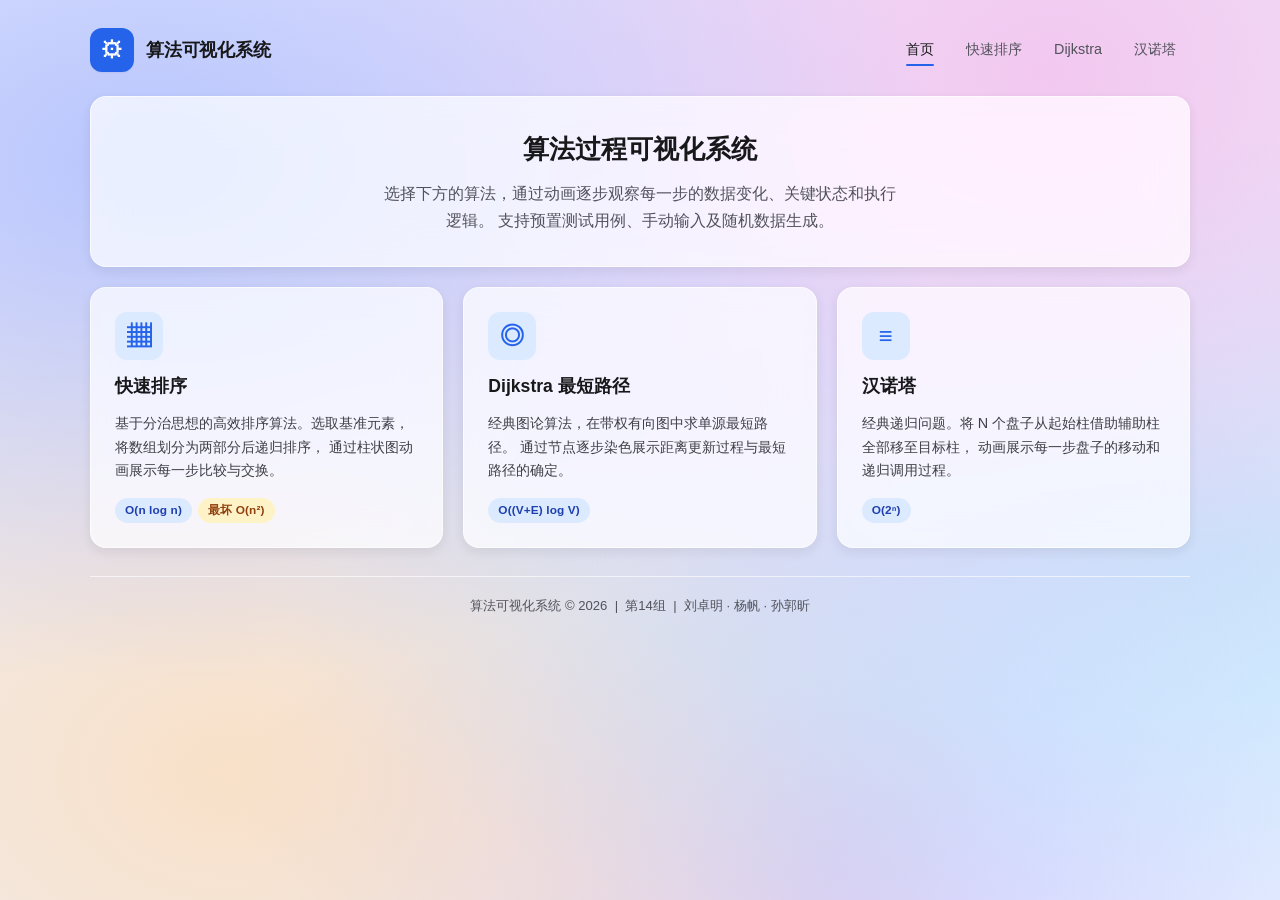
<file: index.html>
<!DOCTYPE html>
<html lang="zh-CN">
<head>
    <meta charset="UTF-8">
    <meta name="viewport" content="width=device-width, initial-scale=1.0">
    <title>算法可视化系统</title>
    <!-- 引入公共样式表，所有页面共用同一套 CSS 变量和组件类 -->
    <link rel="stylesheet" href="css/style.css">
</head>
<body>
    <div class="container">

        <!-- 顶部导航：品牌 Logo + 页面跳转链接，active 类标记当前页 -->
        <header class="site-header">
            <div class="brand">
                <div class="logo">⚙</div>
                <span class="title">算法可视化系统</span>
            </div>
            <nav class="nav-links">
                <a href="index.html" class="active">首页</a>
                <a href="pages/quicksort.html">快速排序</a>
                <a href="pages/dijkstra.html">Dijkstra</a>
                <a href="pages/hanoi.html">汉诺塔</a>
            </nav>
        </header>

        <!-- 系统简介区 -->
        <div class="panel" style="text-align:center;padding:32px 24px">
            <h2 style="font-size:1.6rem;font-weight:700;margin-bottom:10px">算法过程可视化系统</h2>
            <p class="muted" style="max-width:520px;margin:0 auto;line-height:1.7">
                选择下方的算法，通过动画逐步观察每一步的数据变化、关键状态和执行逻辑。
                支持预置测试用例、手动输入及随机数据生成。
            </p>
        </div>

        <!--
            算法入口卡片网格
            .algo-grid 使用 CSS Grid auto-fit 自动排列，窗口变窄时自动换行
            每张卡片是一个 <a> 标签，点击直接跳转到对应算法页面
        -->
        <main class="algo-grid">

            <!-- 快速排序卡片 -->
            <a href="pages/quicksort.html" class="algo-card">
                <div class="algo-icon">▦</div>
                <div class="algo-title">快速排序</div>
                <div class="algo-desc">
                    基于分治思想的高效排序算法。选取基准元素，将数组划分为两部分后递归排序，
                    通过柱状图动画展示每一步比较与交换。
                </div>
                <!-- badge 标签展示算法复杂度，颜色区分平均/最坏情况 -->
                <div class="row" style="gap:6px;margin-top:4px">
                    <span class="badge badge-info">O(n log n)</span>
                    <span class="badge badge-warning">最坏 O(n²)</span>
                </div>
            </a>

            <!-- Dijkstra 最短路径卡片 -->
            <a href="pages/dijkstra.html" class="algo-card">
                <div class="algo-icon">◎</div>
                <div class="algo-title">Dijkstra 最短路径</div>
                <div class="algo-desc">
                    经典图论算法，在带权有向图中求单源最短路径。
                    通过节点逐步染色展示距离更新过程与最短路径的确定。
                </div>
                <div class="row" style="gap:6px;margin-top:4px">
                    <span class="badge badge-info">O((V+E) log V)</span>
                </div>
            </a>

            <!-- 汉诺塔卡片 -->
            <a href="pages/hanoi.html" class="algo-card">
                <div class="algo-icon">≡</div>
                <div class="algo-title">汉诺塔</div>
                <div class="algo-desc">
                    经典递归问题。将 N 个盘子从起始柱借助辅助柱全部移至目标柱，
                    动画展示每一步盘子的移动和递归调用过程。
                </div>
                <div class="row" style="gap:6px;margin-top:4px">
                    <span class="badge badge-info">O(2ⁿ)</span>
                </div>
            </a>

        </main>

        <footer>算法可视化系统 &copy; 2026 &nbsp;|&nbsp; 第14组 &nbsp;|&nbsp; 刘卓明 &middot; 杨帆 &middot; 孙郭昕</footer>
    </div>
</body>
</html>
</file>
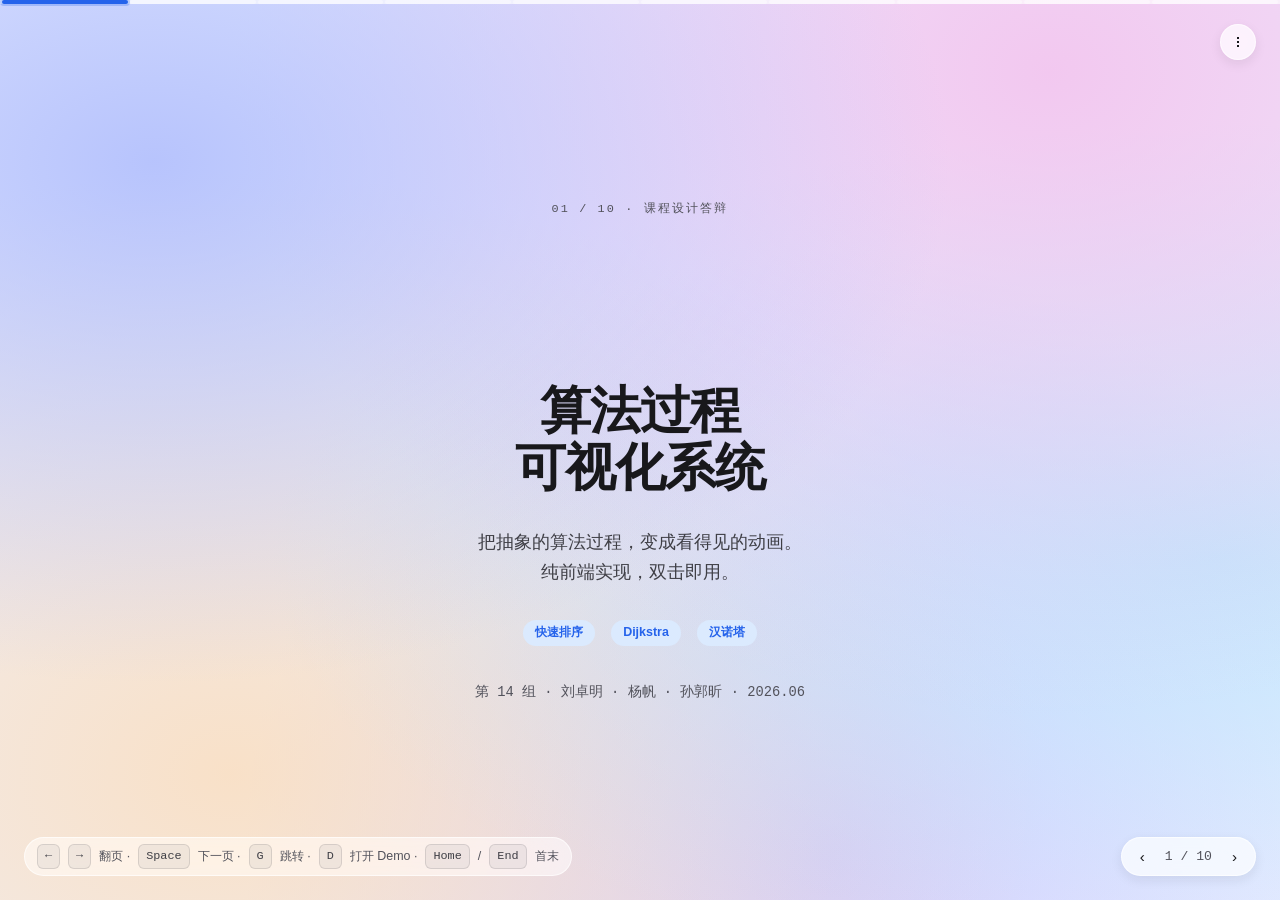
<file: docs/presentation.html>
<!DOCTYPE html>
<html lang="zh-CN">
<head>
  <meta charset="UTF-8">
  <meta name="viewport" content="width=device-width, initial-scale=1.0">
  <title>答辩演示 — 算法过程可视化系统</title>
  <link rel="stylesheet" href="../css/style.css">
  <style>
    /* ============================================
       答辩演示文档专属样式
       与 ../css/style.css 共用 :root 设计 token
       仅新增 .slide / .bento / .demo-cue 等演示场景类
       ============================================ */
    body {
      padding: 0;
      overflow: hidden;
    }
    .progress-top {
      position: fixed;
      top: 0; left: 0; right: 0;
      height: 4px;
      background: var(--border);
      z-index: 100;
      display: flex;
      gap: 2px;
      padding: 0 2px;
    }
    .progress-segment {
      flex: 1;
      background: rgba(255,255,255,0.4);
      transition: background 240ms ease;
      cursor: pointer;
      border-radius: 2px;
    }
    .progress-segment:hover { background: rgba(37,99,235,0.35); }
    .progress-segment.done { background: var(--accent); }
    .progress-segment.current {
      background: var(--accent);
      box-shadow: 0 0 0 2px rgba(37,99,235,0.25);
    }
    .deck {
      display: flex;
      flex-direction: row;
      height: 100vh;
      width: 100vw;
      overflow-x: auto;
      overflow-y: hidden;
      scroll-snap-type: x mandatory;
      scroll-behavior: smooth;
    }
    .deck::-webkit-scrollbar { height: 0; width: 0; }
    .slide {
      flex: 0 0 100vw;
      min-width: 100vw;
      width: 100vw;
      height: 100vh;
      scroll-snap-align: start;
      scroll-snap-stop: always;
      padding: 60px 56px 56px;
      display: flex;
      flex-direction: column;
      gap: 24px;
      position: relative;
      overflow-y: auto;
    }
    .slide::-webkit-scrollbar { width: 0; }
    .slide-num {
      font-family: var(--mono);
      font-size: 0.74rem;
      color: var(--muted);
      letter-spacing: 0.18em;
    }
    .slide-title {
      font-size: 1.9rem;
      font-weight: 700;
      color: var(--text-primary);
      line-height: 1.25;
    }
    .slide-subtitle {
      font-size: 1rem;
      color: var(--text-secondary);
      margin-top: -8px;
      line-height: 1.6;
    }
    /* ----- Bento Grid ----- */
    .bento {
      display: grid;
      grid-template-columns: repeat(4, 1fr);
      grid-auto-rows: minmax(120px, auto);
      gap: 16px;
      flex: 1;
    }
    .bento .panel,
    .bento .card {
      padding: 20px;
      display: flex;
      flex-direction: column;
      gap: 8px;
      border-radius: var(--radius-lg);
    }
    .span2 { grid-column: span 2; }
    .span3 { grid-column: span 3; }
    .span4 { grid-column: span 4; }
    .row2  { grid-row: span 2; }
    .row3  { grid-row: span 3; }
    .card h3, .panel h3 {
      font-size: 1.05rem;
      font-weight: 700;
      color: var(--text-primary);
      margin: 0;
      display: flex;
      align-items: center;
      gap: 8px;
    }
    .card .lead, .panel .lead {
      font-size: 0.95rem;
      color: var(--text-secondary);
      line-height: 1.65;
    }
    .card .meta, .panel .meta {
      font-size: 0.82rem;
      color: var(--muted);
      font-family: var(--mono);
    }
    .kbd {
      font-family: var(--mono);
      font-size: 0.74rem;
      padding: 2px 7px;
      border-radius: 6px;
      background: rgba(37,99,235,0.08);
      color: var(--accent);
      border: 1px solid rgba(37,99,235,0.16);
    }
    .pill {
      display: inline-flex;
      align-items: center;
      gap: 4px;
      padding: 3px 12px;
      border-radius: var(--radius-pill);
      font-size: 0.78rem;
      font-weight: 600;
    }
    .pill-info    { background: var(--accent-soft);  color: var(--accent);  }
    .pill-success { background: var(--success-soft); color: var(--success); }
    .pill-warn    { background: var(--warning-soft); color: var(--warning); }
    .pill-danger  { background: var(--danger-soft);  color: var(--danger);  }
    .dot {
      display: inline-block;
      width: 10px; height: 10px;
      border-radius: 50%;
      vertical-align: middle;
    }
    /* ----- Demo Cue Card ----- */
    .demo-cue {
      background: var(--warning-soft);
      border: 2px solid var(--warning);
      cursor: pointer;
      transition: transform 240ms ease, box-shadow 240ms ease;
      text-decoration: none;
      color: inherit;
    }
    .demo-cue:hover { color: inherit; }
    .demo-cue h3 { color: var(--warning); }
    .demo-cue .lead { color: var(--text-primary); }
    .demo-cue:hover { transform: translateY(-2px); box-shadow: var(--shadow-md); }
    .slide.active .demo-cue {
      animation: pulse 1.6s ease 1 both;
    }
    @keyframes pulse {
      0%   { transform: scale(1); }
      50%  { transform: scale(1.04); box-shadow: 0 12px 28px rgba(217,119,6,0.25); }
      100% { transform: scale(1); }
    }
    /* ----- Cover ----- */
    .cover {
      align-items: center;
      justify-content: center;
      text-align: center;
      gap: 32px;
    }
    .cover .hero-bars {
      display: flex;
      gap: 10px;
      align-items: flex-end;
      height: 100px;
    }
    .hero-bars span {
      width: 18px;
      background: linear-gradient(180deg, #3b82f6, #06b6d4);
      border-radius: 6px 6px 2px 2px;
      animation: bounce-bar 1.6s ease-in-out infinite;
    }
    .hero-bars span:nth-child(1) { animation-delay: 0s; }
    .hero-bars span:nth-child(2) { animation-delay: 0.15s; }
    .hero-bars span:nth-child(3) { animation-delay: 0.3s; background: linear-gradient(180deg, #a855f7, #6366f1); }
    .hero-bars span:nth-child(4) { animation-delay: 0.45s; }
    .hero-bars span:nth-child(5) { animation-delay: 0.6s; }
    .hero-bars span:nth-child(6) { animation-delay: 0.75s; background: linear-gradient(180deg, #f59e0b, #f97316); }
    .hero-bars span:nth-child(7) { animation-delay: 0.9s; }
    @keyframes bounce-bar {
      0%, 100% { height: 36px; }
      50%      { height: 100px; }
    }
    .cover-title {
      font-size: 3.2rem;
      font-weight: 800;
      letter-spacing: -1px;
      line-height: 1.1;
    }
    .cover-sub {
      font-size: 1.1rem;
      color: var(--text-secondary);
      max-width: 560px;
      line-height: 1.7;
    }
    .cover-meta {
      display: flex;
      gap: 16px;
      flex-wrap: wrap;
      justify-content: center;
    }
    /* ----- Mini timeline (slide 5) ----- */
    .timeline-frames {
      display: flex;
      gap: 8px;
      align-items: center;
      font-family: var(--mono);
      font-size: 0.92rem;
      color: var(--muted);
    }
    .timeline-frames .frame {
      width: 14px; height: 14px;
      border-radius: 50%;
      border: 2px solid var(--accent);
      background: transparent;
      transition: background 240ms ease;
    }
    .timeline-frames .frame.on { background: var(--accent); }
    /* ----- 控件 ----- */
    .pager {
      position: fixed;
      right: 24px;
      bottom: 24px;
      z-index: 90;
      background: var(--glass-bg-strong);
      backdrop-filter: var(--glass-blur);
      -webkit-backdrop-filter: var(--glass-blur);
      border: 1px solid var(--border);
      border-radius: var(--radius-pill);
      padding: 6px 8px;
      display: flex;
      align-items: center;
      gap: 4px;
      font-size: 0.86rem;
      color: var(--text-secondary);
      box-shadow: var(--shadow-md);
    }
    .pager button {
      border: none;
      background: transparent;
      color: var(--text-primary);
      cursor: pointer;
      padding: 4px 10px;
      border-radius: var(--radius-pill);
      font-size: 0.95rem;
      transition: background 200ms ease;
    }
    .pager button:hover { background: rgba(37,99,235,0.1); }
    .pager .count {
      font-family: var(--mono);
      font-size: 0.82rem;
      padding: 0 6px;
      color: var(--muted);
      min-width: 52px;
      text-align: center;
    }
    .hint {
      position: fixed;
      left: 24px;
      bottom: 24px;
      z-index: 90;
      display: flex;
      gap: 8px;
      align-items: center;
      font-size: 0.78rem;
      color: var(--muted);
      background: var(--glass-bg);
      backdrop-filter: var(--glass-blur);
      -webkit-backdrop-filter: var(--glass-blur);
      padding: 6px 12px;
      border-radius: var(--radius-pill);
      border: 1px solid var(--border);
    }
    .hint .kbd { background: rgba(82,82,91,0.08); color: var(--text-secondary); border-color: rgba(82,82,91,0.16); }
    /* ----- Jumper（快速跳转面板） ----- */
    .jump-toggle {
      position: fixed;
      right: 24px;
      top: 24px;
      z-index: 95;
      width: 36px;
      height: 36px;
      border-radius: 50%;
      border: 1px solid var(--border);
      background: var(--glass-bg-strong);
      backdrop-filter: var(--glass-blur);
      -webkit-backdrop-filter: var(--glass-blur);
      box-shadow: var(--shadow-md);
      cursor: pointer;
      font-size: 1rem;
      color: var(--text-primary);
      display: flex;
      align-items: center;
      justify-content: center;
      transition: transform 200ms ease;
    }
    .jump-toggle:hover { transform: scale(1.05); color: var(--accent); }
    .jump-overlay {
      position: fixed;
      inset: 0;
      background: rgba(15, 23, 42, 0.35);
      backdrop-filter: blur(4px);
      -webkit-backdrop-filter: blur(4px);
      z-index: 200;
      display: none;
      align-items: center;
      justify-content: center;
      padding: 24px;
    }
    .jump-overlay.open { display: flex; }
    .jump-panel {
      background: var(--glass-bg-strong);
      backdrop-filter: var(--glass-blur-strong);
      -webkit-backdrop-filter: var(--glass-blur-strong);
      border: 1px solid var(--border);
      border-radius: var(--radius-lg);
      box-shadow: var(--shadow-lg);
      padding: 24px;
      width: min(720px, 100%);
      max-height: 80vh;
      display: flex;
      flex-direction: column;
      gap: 16px;
    }
    .jump-panel-header {
      display: flex;
      align-items: center;
      justify-content: space-between;
      gap: 12px;
    }
    .jump-panel-header h3 {
      font-size: 1.1rem;
      font-weight: 700;
      color: var(--text-primary);
      margin: 0;
    }
    .jump-panel-header .hint-text {
      font-size: 0.78rem;
      color: var(--muted);
    }
    .jump-search {
      width: 100%;
      padding: 10px 14px;
      border-radius: var(--radius);
      border: 1px solid var(--border);
      background: rgba(255,255,255,0.6);
      font: inherit;
      font-size: 0.95rem;
      color: var(--text-primary);
      outline: none;
      transition: border-color 200ms ease, box-shadow 200ms ease;
    }
    .jump-search:focus {
      border-color: var(--accent);
      box-shadow: 0 0 0 3px rgba(37,99,235,0.18);
    }
    .jump-list {
      display: grid;
      grid-template-columns: repeat(auto-fill, minmax(220px, 1fr));
      gap: 10px;
      overflow-y: auto;
      padding: 2px;
    }
    .jump-item {
      display: flex;
      flex-direction: column;
      gap: 4px;
      padding: 12px 14px;
      background: rgba(255,255,255,0.55);
      border: 1px solid var(--border);
      border-radius: var(--radius);
      cursor: pointer;
      text-align: left;
      font: inherit;
      transition: all 200ms ease;
    }
    .jump-item:hover,
    .jump-item.focused {
      border-color: var(--accent);
      background: var(--accent-soft);
      transform: translateY(-1px);
    }
    .jump-item.current {
      border-color: var(--accent);
      background: var(--accent-soft);
      box-shadow: 0 0 0 2px rgba(37,99,235,0.2);
    }
    .jump-item .idx {
      font-family: var(--mono);
      font-size: 0.74rem;
      color: var(--accent);
      letter-spacing: 0.1em;
    }
    .jump-item .ttl {
      font-size: 0.95rem;
      font-weight: 600;
      color: var(--text-primary);
    }
    .jump-item .desc {
      font-size: 0.78rem;
      color: var(--muted);
    }
    .jump-item.demo .idx::after {
      content: '▶ DEMO';
      margin-left: 6px;
      padding: 1px 6px;
      background: var(--warning-soft);
      color: var(--warning);
      border-radius: var(--radius-pill);
      font-size: 0.66rem;
      letter-spacing: 0.05em;
    }
    .jump-empty {
      grid-column: 1 / -1;
      text-align: center;
      padding: 24px;
      color: var(--muted);
      font-size: 0.88rem;
    }
    /* ----- 内部列表 ----- */
    ul.tight {
      margin: 0; padding-left: 18px;
      color: var(--text-secondary);
      font-size: 0.92rem;
      line-height: 1.7;
    }
    ul.tight li { margin: 4px 0; }
    .stat {
      font-size: 2rem;
      font-weight: 800;
      color: var(--accent);
      font-family: var(--mono);
      line-height: 1;
    }
    .stat-label {
      font-size: 0.8rem;
      color: var(--muted);
      margin-top: 4px;
    }
    .legend {
      display: flex;
      gap: 14px;
      flex-wrap: wrap;
      font-size: 0.82rem;
      color: var(--text-secondary);
    }
    .legend .item { display: inline-flex; align-items: center; gap: 6px; }
    code.inline {
      font-family: var(--mono);
      font-size: 0.86rem;
      background: rgba(37,99,235,0.08);
      color: var(--accent);
      padding: 1px 6px;
      border-radius: 4px;
    }
    /* ----- Code Block（Slide 4~7 招牌代码片段） ----- */
    .code-card { padding: 16px 18px; }
    .code-card h3 {
      font-size: 0.95rem;
      color: var(--text-primary);
    }
    .code-card .code-source {
      font-size: 0.72rem;
      color: var(--muted);
      font-family: var(--mono);
      margin-top: -2px;
      letter-spacing: 0.04em;
    }
    .code-block {
      margin: 8px 0 0;
      padding: 12px 14px;
      background: rgba(15, 23, 42, 0.94);
      color: var(--canvas-text);
      font-family: var(--mono);
      font-size: 0.76rem;
      line-height: 1.7;
      border-radius: 10px;
      overflow-x: auto;
      white-space: pre;
      tab-size: 2;
    }
    .code-block .hl {
      display: block;
      background: rgba(37, 99, 235, 0.32);
      border-left: 2px solid var(--accent);
      padding-left: 8px;
      margin-left: -10px;
      margin-right: -14px;
      padding-right: 14px;
    }
    .code-block .cmt { color: #94a3b8; }
    .code-caption {
      font-size: 0.78rem;
      color: var(--muted);
      margin-top: 8px;
      line-height: 1.6;
    }
    .code-caption strong { color: var(--accent); }
    /* 主卡内的"提纲"代码块 —— 比右下"细节"代码卡更紧凑 */
    .code-block.compact {
      font-size: 0.7rem;
      line-height: 1.55;
      padding: 10px 12px;
      margin-top: 8px;
    }
    .code-block .api-name { color: #fde68a; }
    .code-block .kw       { color: #93c5fd; }
    /* Git 分支图（Slide 8）—— SVG 版 */
    .git-graph-svg {
      width: 100%;
      margin-top: 10px;
      background: linear-gradient(135deg, rgba(255,255,255,0.55), rgba(255,255,255,0.3));
      border: 1px solid var(--border);
      border-radius: 12px;
      padding: 14px 16px 10px;
      box-shadow: var(--shadow-sm);
    }
    .git-graph-svg svg { display: block; width: 100%; height: auto; }
    .git-graph-svg .branch-line {
      stroke-width: 3;
      fill: none;
      stroke-linecap: round;
    }
    .git-graph-svg .commit-dot {
      stroke: #fff;
      stroke-width: 2;
    }
    .git-graph-svg .commit-dot.main {
      stroke-width: 3;
      filter: drop-shadow(0 2px 4px rgba(37,99,235,0.3));
    }
    .git-graph-svg .branch-label {
      font-family: var(--mono);
      font-size: 11px;
      font-weight: 700;
    }
    .git-graph-svg .pr-badge {
      font-family: var(--ui-font);
      font-size: 9.5px;
      font-weight: 700;
      fill: #fff;
    }
    .git-graph-svg .pr-badge-bg {
      fill: var(--accent);
      filter: drop-shadow(0 2px 4px rgba(37,99,235,0.35));
    }
    .git-graph-svg .merge-arrow {
      stroke: var(--accent);
      stroke-width: 1.5;
      fill: none;
      stroke-dasharray: 3 3;
      opacity: 0.6;
    }
    .git-graph-svg .stage-label {
      font-family: var(--mono);
      font-size: 10px;
      fill: var(--muted);
    }
    .branch-legend {
      display: flex; gap: 14px; flex-wrap: wrap;
      margin-top: 10px; font-size: 0.78rem; color: var(--text-secondary);
    }
    .branch-legend .b-item { display: inline-flex; align-items: center; gap: 6px; }
    .branch-legend .b-dot {
      width: 12px; height: 12px; border-radius: 50%;
      box-shadow: 0 1px 3px rgba(24,24,27,0.15);
    }
    /* 紧凑 demo-cue（Slide 5/6/7 用） */
    .demo-cue.demo-cue-compact { padding: 14px 16px; gap: 6px; }
    .demo-cue-compact h3 { font-size: 0.95rem; margin-bottom: 2px; }
    .demo-cue-compact .lead { font-size: 0.82rem; margin: 0; line-height: 1.55; }
    .demo-cue-compact .meta { font-size: 0.74rem; margin: 0; }
    .demo-cue-compact .row  { margin-top: 6px; gap: 6px; flex-wrap: wrap; }
    .demo-cue-compact .pill { font-size: 0.7rem; padding: 2px 9px; }
    /* 汉诺塔 ASCII 塔状态图 */
    .tower-ascii {
      font-family: var(--mono);
      font-size: 0.86rem;
      background: rgba(15, 23, 42, 0.06);
      padding: 12px 14px;
      border-radius: 8px;
      border: 1px dashed var(--border);
      white-space: pre;
      line-height: 1.75;
      color: var(--text-secondary);
      margin-top: 10px;
    }
    .tower-ascii .tower-disk  { color: var(--accent); font-weight: 700; }
    .tower-ascii .tower-empty { color: var(--muted); }
    .tower-ascii .tower-arrow { color: var(--warning); font-weight: 700; }
    /* 汉诺塔步数对照横排小表 */
    .steps-table {
      display: flex; gap: 8px; flex-wrap: wrap; margin-top: 10px;
    }
    .steps-table .cell {
      font-family: var(--mono); font-size: 0.78rem;
      padding: 4px 10px; border-radius: var(--radius-pill);
      background: var(--accent-soft); color: var(--accent);
    }
    .steps-table .cell strong { color: var(--warning); }
    .arch-row {
      display: grid;
      grid-template-columns: 110px 1fr;
      gap: 10px;
      align-items: center;
      padding: 8px 12px;
      background: rgba(255,255,255,0.45);
      border-radius: 10px;
      border: 1px solid var(--border);
    }
    .arch-row .layer {
      font-family: var(--mono);
      font-size: 0.78rem;
      font-weight: 700;
      color: var(--accent);
    }
    .arch-row .desc {
      font-size: 0.84rem;
      color: var(--text-secondary);
    }
    /* ----- 架构图（Slide 3 五层架构） ----- */
    .arch-diagram {
      display: flex;
      flex-direction: column;
      align-items: stretch;
      gap: 0;
      margin-top: 8px;
    }
    .arch-layer {
      display: grid;
      grid-template-columns: 36px 110px 1fr;
      align-items: center;
      gap: 12px;
      padding: 12px 16px;
      background: rgba(255,255,255,0.55);
      border: 1px solid var(--border);
      border-left: 5px solid var(--accent);
      border-radius: 10px;
      box-shadow: var(--shadow-sm);
      transition: transform 200ms ease, box-shadow 200ms ease;
    }
    .arch-layer:hover {
      transform: translateX(2px);
      box-shadow: var(--shadow-md);
    }
    .arch-layer .badge-num {
      width: 28px; height: 28px;
      border-radius: 50%;
      background: var(--accent-soft);
      color: var(--accent);
      font-family: var(--mono);
      font-weight: 700;
      font-size: 0.82rem;
      display: flex;
      align-items: center;
      justify-content: center;
    }
    .arch-layer .layer-name {
      font-family: var(--mono);
      font-weight: 700;
      font-size: 0.9rem;
      color: var(--accent);
      letter-spacing: 0.04em;
    }
    .arch-layer .layer-desc {
      font-size: 0.84rem;
      color: var(--text-secondary);
      line-height: 1.55;
    }
    .arch-layer.l1 { border-left-color: #2563eb; }
    .arch-layer.l1 .badge-num,
    .arch-layer.l1 .layer-name { color: #2563eb; }
    .arch-layer.l1 .badge-num { background: rgba(37,99,235,0.12); }

    .arch-layer.l2 { border-left-color: #7c3aed; }
    .arch-layer.l2 .badge-num,
    .arch-layer.l2 .layer-name { color: #7c3aed; }
    .arch-layer.l2 .badge-num { background: rgba(124,58,237,0.12); }

    .arch-layer.l3 { border-left-color: #0891b2; }
    .arch-layer.l3 .badge-num,
    .arch-layer.l3 .layer-name { color: #0891b2; }
    .arch-layer.l3 .badge-num { background: rgba(8,145,178,0.12); }

    .arch-layer.l4 { border-left-color: #d97706; }
    .arch-layer.l4 .badge-num,
    .arch-layer.l4 .layer-name { color: #d97706; }
    .arch-layer.l4 .badge-num { background: rgba(217,119,6,0.12); }

    .arch-layer.l5 { border-left-color: #16a34a; }
    .arch-layer.l5 .badge-num,
    .arch-layer.l5 .layer-name { color: #16a34a; }
    .arch-layer.l5 .badge-num { background: rgba(22,163,74,0.12); }

    .arch-arrow {
      align-self: center;
      color: var(--muted);
      font-family: var(--mono);
      font-size: 0.8rem;
      line-height: 1;
      padding: 4px 0;
      letter-spacing: 0.08em;
      opacity: 0.7;
      user-select: none;
    }
    .arch-arrow::before {
      content: '▼ depends on';
    }
    .arch-side-note {
      display: flex;
      align-items: center;
      gap: 8px;
      margin-top: 12px;
      padding: 8px 12px;
      background: var(--accent-soft);
      border-radius: 8px;
      font-size: 0.82rem;
      color: var(--accent);
    }
    .arch-side-note strong { color: var(--accent); }
    .footer-thanks {
      display: flex;
      gap: 12px;
      flex-wrap: wrap;
    }
    .thank-chip {
      flex: 1 1 0;
      padding: 14px 16px;
      background: var(--glass-bg-soft);
      border: 1px solid var(--border);
      border-radius: var(--radius-lg);
      text-align: center;
    }
    .thank-chip .name { font-weight: 700; color: var(--text-primary); }
    .thank-chip .role { font-size: 0.78rem; color: var(--muted); margin-top: 4px; }
    @media print {
      .deck {
        height: auto;
        width: auto;
        overflow: visible;
        flex-direction: column;
      }
      .slide {
        flex: none;
        width: auto;
        min-width: auto;
        page-break-after: always;
        height: auto;
      }
      .pager, .hint, .progress-top, .jump-toggle, .jump-overlay { display: none; }
    }
  </style>
</head>
<body>
  <div class="progress-top" id="progressTop"></div>
  <div class="deck" id="deck">
    <!-- ============ Slide 1 / 封面 ============ -->
    <section class="slide cover" data-index="0">
      <div class="slide-num">01 / 10 · 课程设计答辩</div>
      <div class="hero-bars">
        <span></span><span></span><span></span><span></span>
        <span></span><span></span><span></span>
      </div>
      <h1 class="cover-title">算法过程<br>可视化系统</h1>
      <p class="cover-sub">把抽象的算法过程，变成看得见的动画。<br>纯前端实现，双击即用。</p>
      <div class="cover-meta">
        <span class="pill pill-info">快速排序</span>
        <span class="pill pill-info">Dijkstra</span>
        <span class="pill pill-info">汉诺塔</span>
      </div>
      <div class="cover-meta" style="margin-top:4px;">
        <span class="meta" style="font-family:var(--mono);font-size:0.86rem;color:var(--muted);">第 14 组 · 刘卓明 · 杨帆 · 孙郭昕 · 2026.06</span>
      </div>
    </section>

    <!-- ============ Slide 2 / 选题动机 + 项目范围（合并） ============ -->
    <section class="slide" data-index="1">
      <div class="slide-num">02 / 10 · MOTIVATION × SCOPE</div>
      <h2 class="slide-title">需求 与 功能范围</h2>
      <p class="slide-subtitle">为什么做？做什么？不做什么？</p>
      <div class="bento" style="grid-template-rows: repeat(4, minmax(0, 1fr));">

        <!-- 左半：动机大卡 (span2 row3) -->
        <div class="panel span2 row3">
          <div class="row" style="gap:8px;align-items:center;">
            <span class="pill pill-warn">为什么</span>
            <span class="pill pill-info">MOTIVATION</span>
          </div>
          <h3 style="margin-top:8px;">学算法时的"理解断层"</h3>
          <p class="lead">
            教材上的算法过程，大多是几张静态插图：一个箭头、一行伪代码。
            学习者写完代码只能看到「最终结果」，中间发生了什么——
            <strong>基准是怎么选的、指针怎么交换、节点怎么松弛、盘子怎么递归</strong>——
            全靠脑补。
          </p>
          <p class="lead" style="margin-top:6px;">
            为了解决这种「看着代码懂、合上书又忘」的问题。
          </p>
          <hr style="border:none;border-top:1px dashed var(--border);margin:10px 0;">
          <p class="lead" style="color:var(--text-primary);">
            <strong>我们做这样一个工具：</strong>让算法的中间状态<strong>可见、可暂停、可回放</strong>——
            把抽象的"过程"变成看得见的动画。
          </p>
          <div class="legend" style="margin-top:auto;padding-top:10px;">
            <span class="item">📖 教材静态插图无法表达"时间维度"</span>
            <span class="item">🧠 中间状态全靠脑补、容易出错且无法验证</span>
          </div>
        </div>

        <!-- 右上：我们要做的 (span2 row2) -->
        <div class="card span2 row2">
          <div class="row" style="gap:8px;align-items:center;">
            <span class="pill pill-success">做什么</span>
            <span class="pill pill-info">SCOPE</span>
          </div>
          <h3 style="margin-top:6px;">🎯 我们要做的</h3>
          <ul class="tight">
            <li>三个算法的<strong>过程</strong>可视化：快排、Dijkstra、汉诺塔</li>
            <li>三种数据输入：手动 / 随机 / 预设用例</li>
            <li>完整的播放控制：⏮ ◀ ▶/⏸ ⏭ + 进度条点击跳转</li>
            <li>友好的错误提示：Toast 浮层，非法输入不崩溃</li>
            <li>统一入口与一致风格：首页 + 三个算法页</li>
          </ul>
        </div>

        <!-- 右中：我们没做的（横长条） -->
        <div class="card span2">
          <div class="row" style="gap:8px;align-items:center;">
            <span class="pill pill-danger">不做什么</span>
          </div>
          <h3 style="margin-top:6px;">🚫 本期不做</h3>
          <p class="lead" style="font-size:0.88rem;">
            第 4 种算法、日志导出、同类算法对比、本地保存自定义数据、题目讲解模式——
            <strong>保证三个核心算法的质量，而不是堆数量。</strong>
          </p>
        </div>

        <!-- 底部三个交错小卡（凸显 Bento Grid） -->
        <div class="card">
          <h3>📦 交付物</h3>
          <p class="lead" style="font-size:0.84rem;">
            双击 index.html 即跑<br>
            无构建 / 无 CDN<br>
            <strong>10 条</strong>预置用例
          </p>
        </div>
        <div class="card">
          <h3>✅ 验收</h3>
          <p class="lead" style="font-size:0.84rem;">
            <strong>10 条</strong>验收清单<br>
            2 浏览器实测<br>
            含 ≥1 中等难度
          </p>
        </div>
        <div class="card span2">
          <h3>🌐 兼容矩阵</h3>
          <p class="lead" style="font-size:0.84rem;">
            实测通过 <strong>Chrome ≥ 99</strong> / <strong>Edge ≥ 99</strong>；<br>对
            <code class="inline">ctx.roundRect</code>、<code class="inline">backdrop-filter</code>
            等较新 API 已做降级处理。
          </p>
        </div>

      </div>
    </section>

    <!-- ============ Slide 3 / 总体架构 ============ -->
    <section class="slide" data-index="2">
      <div class="slide-num">03 / 10 · ARCHITECTURE</div>
      <h2 class="slide-title">总体架构：五层 + 数据驱动渲染</h2>
      <p class="slide-subtitle">分层不耦合 + 算法只产数据、不画图——这是整个项目最重要的设计心法。</p>
      <div class="bento" style="grid-template-columns: 2fr 1fr; grid-auto-rows: 1fr;">

        <!-- 左半：五层架构图（贯穿三行）-->
        <div class="panel" style="grid-row: span 3;">
          <h3>🏛️ 五层架构（自上而下，上层依赖下层）</h3>
          <div class="arch-diagram">
            <div class="arch-layer l1">
              <span class="badge-num">1</span>
              <span class="layer-name">表现层</span>
              <span class="layer-desc">index.html + pages/*.html + css/style.css</span>
            </div>
            <span class="arch-arrow"></span>
            <div class="arch-layer l2">
              <span class="badge-num">2</span>
              <span class="layer-name">控制层</span>
              <span class="layer-desc">js/*.js 中的事件绑定 与 run / reset 函数</span>
            </div>
            <span class="arch-arrow"></span>
            <div class="arch-layer l3">
              <span class="badge-num">3</span>
              <span class="layer-name">业务逻辑层</span>
              <span class="layer-desc">js/*.js 中的纯算法实现（快排 / Dijkstra / 汉诺塔）</span>
            </div>
            <span class="arch-arrow"></span>
            <div class="arch-layer l4">
              <span class="badge-num">4</span>
              <span class="layer-name">公共服务层</span>
              <span class="layer-desc">js/common.js：DOM 助手 + StepManager + showToast</span>
            </div>
            <span class="arch-arrow"></span>
            <div class="arch-layer l5">
              <span class="badge-num">5</span>
              <span class="layer-name">数据层</span>
              <span class="layer-desc">data/testcases.js + 运行时 steps 数组（内存）</span>
            </div>
          </div>
          <div class="arch-side-note">
            <span>⛓️</span>
            <span><strong>依赖规则：</strong>上层调下层，下层不感知上层。三个算法模块互不依赖。</span>
          </div>
        </div>

        <!-- 右半：三个设计原则板块（一列依次排开） -->
        <div class="card">
          <h3>💡 数据驱动渲染</h3>
          <p class="lead">算法只产出"状态快照"，不直接画图——让算法和 UI 完全解耦。</p>
        </div>
        <div class="card">
          <h3>🧩 依赖注入</h3>
          <p class="lead">渲染回调由算法模块"注入"给 StepManager，公共层不知道画的是柱子还是节点。</p>
        </div>
        <div class="card">
          <h3>📭 零外部依赖</h3>
          <p class="lead">不用 jQuery / Vue / React / CDN，完全离线可运行。</p>
        </div>

      </div>
    </section>

    <!-- ============ Slide 4 / StepManager ============ -->
    <section class="slide" data-index="3">
      <div class="slide-num">04 / 10 · CORE</div>
      <h2 class="slide-title">核心抽象：StepManager</h2>
      <p class="slide-subtitle">把它想成一个"屏幕录像机 + 播放器"——算法负责演，它负责录，播放器负责快进慢放。</p>
      <div class="bento">
        <div class="panel span2 row2">
          <h3>🎬 录像机 + 播放器</h3>
          <p class="lead">
            算法运行时，每走一步就调用一次 <code class="inline">sm.addStep({ state, description })</code>，
            把"当前是什么样"录成一帧；算法跑完，<code class="inline">steps[]</code> 数组里就有了一整段录像。
          </p>
          <p class="lead" style="margin-top:6px;">
            然后 <code class="inline">sm.play()</code> 自动顺序播放，<code class="inline">sm.next() / prev()</code>
            手动单步——<strong>跟视频播放器是同一套心智模型</strong>。
          </p>
<pre class="code-block compact"><span class="cmt">// StepManager 类骨架（js/common.js · L97-168）</span>
<span class="kw">class</span> StepManager {
  <span class="api-name">addStep</span>(step)    { this.steps.push(step); }              <span class="cmt">// 录一帧</span>
  <span class="api-name">setSteps</span>(steps)  { this.steps = [...steps]; ... }        <span class="cmt">// 整体替换</span>
  <span class="api-name">next</span>()  { this.currentIndex++; this.onStep(...); }       <span class="cmt">// 推进</span>
  <span class="api-name">prev</span>()  { this.currentIndex--; this.onStep(...); }       <span class="cmt">// 后退</span>
  <span class="api-name">reset</span>() { this.pause(); this.currentIndex = -1; }        <span class="cmt">// 复位</span>
  <span class="api-name">play</span>(speed) { this.isPlaying = true; this._advance(); } <span class="cmt">// 自动播</span>
  <span class="api-name">pause</span>() { this.isPlaying = false; clearTimeout(...); }  <span class="cmt">// 暂停</span>
}</pre>
          <div class="timeline-frames" style="margin-top:12px;">
            <span>frame</span>
            <span class="frame" id="f0"></span>
            <span class="frame" id="f1"></span>
            <span class="frame" id="f2"></span>
            <span class="frame" id="f3"></span>
            <span class="frame" id="f4"></span>
            <span style="color:var(--accent);font-weight:700;" id="frameLabel">0 / 5</span>
          </div>
        </div>
        <div class="card span2">
          <h3>🧰 关键 API <span class="pill pill-info">5 个</span></h3>
          <ul class="tight" style="font-size:0.86rem;">
            <li><code class="inline">addStep(step)</code> — 录入一帧</li>
            <li><code class="inline">play(speed)</code> — 自动播放</li>
            <li><code class="inline">next() / prev()</code> — 单步前进/后退</li>
            <li><code class="inline">reset()</code> — 回到初始</li>
            <li><code class="inline">currentIndex</code> — 任意跳帧</li>
          </ul>
        </div>
        <div class="card code-card span2">
          <h3>📜 自动播放引擎</h3>
          <div class="code-source">js/common.js · L159-167</div>
<pre class="code-block"><span class="cmt">// StepManager 内部的自动推帧（递归 setTimeout）</span>
_advance() {
  if (!this.isPlaying) return;
<span class="hl">  const nextStep = this.next();   <span class="cmt">// 推进一帧</span></span>
  if (!nextStep) {
    this.isPlaying = false;
    this.onPlayEnd(); return;
  }
<span class="hl">  this.timer = setTimeout(() =&gt; this._advance(), this.speed);</span>
}</pre>
          <p class="code-caption">
            <strong>简洁优雅</strong>：用 <code class="inline">setTimeout</code> 递归把自己排到下一帧 — 11 行代码就实现了完整的"自动播放 + 暂停 + 调速"。
          </p>
        </div>
      </div>
    </section>
    <!-- ============ Slide 5 / 快排 ============ -->
    <section class="slide" data-index="4">
      <div class="slide-num">05 / 10 · DEMO #1 · QUICKSORT</div>
      <h2 class="slide-title">演示 ① · 快速排序</h2>
      <p class="slide-subtitle">分治思想——选基准、分两边、递归排——通过柱状图把"分区"过程画出来。</p>
      <div class="bento">
        <div class="panel span2 row2">
          <h3>🧠 分治思想：递归快排入口</h3>
          <p class="lead">
            <strong>选一个基准元素</strong>，把数组分成"比它小的"和"比它大的"两半，
            然后对两半分别再做同样的事——这就是分治。
          </p>
<pre class="code-block compact"><span class="cmt">// js/quicksort.js · L135-153（递归入口）</span>
<span class="kw">function</span> quicksort(low, high) {
  <span class="kw">if</span> (low &gt;= high) <span class="kw">return</span>;          <span class="cmt">// 递归终止</span>
  <span class="kw">const</span> p = partition(low, high);   <span class="cmt">// ← 分（Lomuto 分区，见右下）</span>
  quicksort(low, p - 1);             <span class="cmt">// ← 治：递归左半</span>
  quicksort(p + 1, high);            <span class="cmt">// ← 治：递归右半</span>
}</pre>
          <p class="lead" style="margin-top:8px;">
            每一步都录一帧，柱状图上用四种颜色实时标注：
          </p>
          <div class="legend" style="margin-top:6px;">
            <span class="item"><span class="dot" style="background:#a855f7;"></span> 基准 (pivot)</span>
            <span class="item"><span class="dot" style="background:#f59e0b;"></span> 正在比较</span>
            <span class="item"><span class="dot" style="background:#ef4444;"></span> 正在交换</span>
            <span class="item"><span class="dot" style="background:#22c55e;"></span> 已就位</span>
          </div>
        </div>
        <a class="card demo-cue demo-cue-compact span2" href="../pages/quicksort.html" target="_blank">
          <h3>▶ 现在打开演示 · 按 <span class="kbd">D</span> 键</h3>
          <p class="lead">推荐：选「逆序数组」展示最坏情况下的递归深度</p>
          <div class="row">
            <span class="pill pill-info">平均 O(n log n)</span>
            <span class="pill pill-warn">最坏 O(n²)</span>
            <span class="pill pill-success">空间 O(log n)</span>
          </div>
        </a>
        <div class="card code-card span2">
          <h3>📜 Lomuto 分区核心</h3>
          <div class="code-source">js/quicksort.js · L94-102</div>
<pre class="code-block"><span class="cmt">// 单指针从左扫到右，发现比基准小的就交换</span>
if (arr[j] &lt;= pivotVal) {
  i++;
  if (i !== j) {
<span class="hl">    [arr[i], arr[j]] = [arr[j], arr[i]];  <span class="cmt">// ES6 解构交换</span></span>
<span class="hl">    addStep(high, null, null, { low, high }, '交换完成');</span>
  }
}</pre>
          <p class="code-caption">
            <strong>数据驱动渲染</strong>：算法每动一下数据，<code class="inline">addStep</code> 就立刻把状态快照写进 steps[]，UI 之后逐帧回放。
          </p>
        </div>
      </div>
    </section>

    <!-- ============ Slide 6 / Dijkstra ============ -->
    <section class="slide" data-index="5">
      <div class="slide-num">06 / 10 · DEMO #2 · DIJKSTRA</div>
      <h2 class="slide-title">演示 ② · Dijkstra 最短路径</h2>
      <p class="slide-subtitle">在带权图上找一个点到其他所有点的最短路——用节点染色实时呈现"已确定 / 在考察 / 未访问"。</p>
      <div class="bento">
        <div class="panel span2 row2">
          <h3>🧠 主循环骨架：挑最小 → 松弛邻居</h3>
          <p class="lead">
            每一轮，从"未确定的点"里挑一个<strong>当前距离最近的</strong>，
            把它标为"已确定"，然后用它去松弛它的邻居——
            <em>如果走我能到你那里更近，那就更新</em>。
          </p>
<pre class="code-block compact"><span class="cmt">// js/dijkstra.js · L90-140（主循环骨架）</span>
<span class="kw">while</span> (visited.length &lt; nodes.length) {
  <span class="kw">const</span> u = pickMinUnvisited();   <span class="cmt">// ← 挑当前最近的未访问点</span>
  <span class="kw">if</span> (u === null) <span class="kw">break</span>;          <span class="cmt">// 剩余不可达</span>
  visited.push(u);                <span class="cmt">// 标记已确定</span>
  <span class="kw">for</span> (<span class="kw">const</span> edge <span class="kw">of</span> adj.get(u))  <span class="cmt">// ← 松弛 u 的每条出边</span>
    relax(u, edge);               <span class="cmt">//   ↑ 细节见右下代码卡</span>
}</pre>
          <p class="lead" style="margin-top:8px;">节点状态用颜色直观区分：</p>
          <div class="legend" style="margin-top:6px;">
            <span class="item"><span class="dot" style="background:#52525b;"></span> 未访问</span>
            <span class="item"><span class="dot" style="background:#2563eb;"></span> 当前考察</span>
            <span class="item"><span class="dot" style="background:#d97706;"></span> 松弛边</span>
            <span class="item"><span class="dot" style="background:#16a34a;"></span> 已确定</span>
          </div>
        </div>
        <a class="card demo-cue demo-cue-compact span2" href="../pages/dijkstra.html" target="_blank">
          <h3>▶ 现在打开演示 · 按 <span class="kbd">D</span> 键</h3>
          <p class="lead">推荐：选「典型 5 节点图」展示松弛 + 路径回溯</p>
          <div class="row">
            <span class="pill pill-info">时间 O(V²)</span>
            <span class="pill pill-success">空间 O(V + E)</span>
          </div>
        </a>
        <div class="card code-card span2">
          <h3>📜 边松弛逻辑</h3>
          <div class="code-source">js/dijkstra.js · L123-130</div>
<pre class="code-block"><span class="cmt">// 用当前点 u 去更新邻居 to 的距离</span>
<span class="hl">if (newDist &lt; distances[to]) {   <span class="cmt">// 松弛判断：绕道更近就更新</span></span>
  distances[to] = newDist;
  previous[to]  = u;
  steps.push(makeState(
    distances, previous, visited, u, edge, 'relax',
    `松弛边 ${u}→${to}：距离更新为 ${newDist}`
  ));
}</pre>
          <p class="code-caption">
            <strong>松弛 (Relaxation)</strong>：Dijkstra 的全部秘密就在这一行 if 判断里——"如果借道你能更近，就更新邻居的最短距离"。
          </p>
        </div>
      </div>
    </section>

    <!-- ============ Slide 7 / 汉诺塔 ============ -->
    <section class="slide" data-index="6">
      <div class="slide-num">07 / 10 · DEMO #3 · HANOI</div>
      <h2 class="slide-title">演示 ③ · 汉诺塔</h2>
      <p class="slide-subtitle">最经典的递归——把"n 个盘子从 A 移到 C"拆成三步走，最直观的递归动画。</p>
      <div class="bento">
        <div class="panel span2 row2">
          <h3>🧠 递归三步走</h3>
          <p class="lead">要把 <strong>n 个盘子</strong> 从 A 移到 C，递归地做三件事：</p>
          <ul class="tight" style="margin-top:6px;">
            <li>① 把上面 <strong>n−1 个</strong>盘子借助 C 移到 B</li>
            <li>② 把<strong>最大的盘子</strong>从 A 移到 C</li>
            <li>③ 把那 <strong>n−1 个</strong>盘子从 B 借助 A 移到 C</li>
          </ul>
<div class="tower-ascii"><span class="tower-empty">初始：</span>A [<span class="tower-disk">▰▰▰</span>]   B [<span class="tower-empty">   </span>]   C [<span class="tower-empty">   </span>]
       <span class="tower-arrow">↓</span>  递归三步走，共 <span class="tower-disk">2ⁿ − 1</span> 次移动
<span class="tower-empty">完成：</span>A [<span class="tower-empty">   </span>]   B [<span class="tower-empty">   </span>]   C [<span class="tower-disk">▰▰▰</span>]</div>
          <p class="lead" style="margin-top:10px;font-size:0.9rem;">
            一次调用拆三步，每步再递归——总步数恰好是 <code class="inline">2ⁿ − 1</code>：
          </p>
          <div class="steps-table">
            <span class="cell">n=1 → <strong>1</strong> 步</span>
            <span class="cell">n=3 → <strong>7</strong> 步</span>
            <span class="cell">n=6 → <strong>63</strong> 步</span>
            <span class="cell">n=8 → <strong>255</strong> 步</span>
          </div>
        </div>
        <a class="card demo-cue demo-cue-compact span2" href="../pages/hanoi.html" target="_blank">
          <h3>▶ 现在打开演示 · 按 <span class="kbd">D</span> 键</h3>
          <p class="lead">推荐：从 3 盘开始（7 步），再切 6 盘（63 步）感受指数增长</p>
          <div class="row">
            <span class="pill pill-info">时间 O(2ⁿ)</span>
            <span class="pill pill-success">空间 O(n)</span>
            <span class="pill pill-warn">2ⁿ − 1 步</span>
          </div>
        </a>
        <div class="card code-card span2">
          <h3>📜 递归三步曲</h3>
          <div class="code-source">js/hanoi.js · L122-131</div>
<pre class="code-block"><span class="cmt">// 把 k 个盘子从 from 借助 via 移到 to</span>
const hanoi = (k, from, to, via) =&gt; {
  if (k &lt;= 0) return;
  if (k === 1) { moveOne(from, to); return; }
<span class="hl">  hanoi(k - 1, from, via, to);   <span class="cmt">// ① 先把上面 n-1 搬开</span></span>
  moveOne(from, to);              <span class="cmt">// ② 搬最大那一个</span>
<span class="hl">  hanoi(k - 1, via, to, from);   <span class="cmt">// ③ 再把 n-1 搬回来</span></span>
};</pre>
          <p class="code-caption">
            <strong>递归之美</strong>：9 行代码描述了一个 <code class="inline">2ⁿ − 1</code> 步的过程——分解、解决、合并，递归思维的教科书示范。
          </p>
        </div>
      </div>
    </section>
    <!-- ============ Slide 8 / 工程实践 ============ -->
    <section class="slide" data-index="7">
      <div class="slide-num">08 / 10 · ENGINEERING</div>
      <h2 class="slide-title">工程实践</h2>
      <p class="slide-subtitle">不只把功能跑起来——分支策略、测试用例、浏览器兼容、文档同步，每一项都按规范做了。</p>
      <div class="bento">
        <div class="card span2">
          <h3>🌿 Git 分支策略 · 多分支协作 + PR 审查</h3>
          <p class="lead" style="font-size:0.88rem;">
            <code class="inline">main</code> 始终可发布；三人各自在 feature 分支独立开发，
            通过 <strong>Pull Request</strong> 互相 review 后合入主线。
          </p>
          <div class="git-graph-svg">
            <svg viewBox="0 0 520 200" xmlns="http://www.w3.org/2000/svg" role="img" aria-label="Git 分支协作示意图">
              <!-- 三条 feature 分支线 -->
              <path class="branch-line" d="M 70,40 L 200,40 Q 240,40 260,80 L 260,90"
                    stroke="#a855f7"/>
              <path class="branch-line" d="M 70,100 L 240,100 Q 260,100 260,110"
                    stroke="#16a34a"/>
              <path class="branch-line" d="M 70,160 L 200,160 Q 240,160 260,120 L 260,110"
                    stroke="#d97706"/>

              <!-- main 主干 -->
              <path class="branch-line" d="M 260,100 L 470,100"
                    stroke="#2563eb" stroke-width="4"/>

              <!-- 三条分支的提交点 -->
              <circle class="commit-dot" cx="100" cy="40" r="6" fill="#a855f7"/>
              <circle class="commit-dot" cx="140" cy="40" r="6" fill="#a855f7"/>
              <circle class="commit-dot" cx="180" cy="40" r="6" fill="#a855f7"/>

              <circle class="commit-dot" cx="100" cy="100" r="6" fill="#16a34a"/>
              <circle class="commit-dot" cx="140" cy="100" r="6" fill="#16a34a"/>
              <circle class="commit-dot" cx="180" cy="100" r="6" fill="#16a34a"/>
              <circle class="commit-dot" cx="220" cy="100" r="6" fill="#16a34a"/>

              <circle class="commit-dot" cx="100" cy="160" r="6" fill="#d97706"/>
              <circle class="commit-dot" cx="140" cy="160" r="6" fill="#d97706"/>
              <circle class="commit-dot" cx="180" cy="160" r="6" fill="#d97706"/>

              <!-- main 主干的合并提交点 -->
              <circle class="commit-dot main" cx="260" cy="100" r="8" fill="#2563eb"/>
              <circle class="commit-dot main" cx="320" cy="100" r="8" fill="#2563eb"/>
              <circle class="commit-dot main" cx="380" cy="100" r="8" fill="#2563eb"/>
              <circle class="commit-dot main" cx="445" cy="100" r="9" fill="#2563eb"/>

              <!-- 分支标签（左侧） -->
              <text class="branch-label" x="55" y="44" text-anchor="end" fill="#a855f7">feature/sun</text>
              <text class="branch-label" x="55" y="104" text-anchor="end" fill="#16a34a">feature/liu</text>
              <text class="branch-label" x="55" y="164" text-anchor="end" fill="#d97706">feature/yang</text>

              <!-- main 标签（右侧） -->
              <text class="branch-label" x="478" y="96" fill="#2563eb">main</text>
              <text class="stage-label"  x="478" y="111">交付版本</text>

              <!-- PR 审查徽标（汇合处） -->
              <g transform="translate(228, 64)">
                <rect class="pr-badge-bg" x="0" y="0" width="46" height="18" rx="9"/>
                <text class="pr-badge" x="23" y="13" text-anchor="middle">PR ✓</text>
              </g>
              <g transform="translate(228, 122)">
                <rect class="pr-badge-bg" x="0" y="0" width="46" height="18" rx="9"/>
                <text class="pr-badge" x="23" y="13" text-anchor="middle">PR ✓</text>
              </g>

              <!-- main 上方的阶段标签 -->
              <text class="stage-label" x="290" y="80" text-anchor="middle">feature</text>
              <text class="stage-label" x="350" y="80" text-anchor="middle">集成</text>
              <text class="stage-label" x="410" y="80" text-anchor="middle">refactor &amp; docs</text>
            </svg>
          </div>
          <div class="branch-legend">
            <span class="b-item"><span class="b-dot" style="background:#2563eb;"></span>main · 主干</span>
            <span class="b-item"><span class="b-dot" style="background:#a855f7;"></span>孙郭昕 · 快排</span>
            <span class="b-item"><span class="b-dot" style="background:#16a34a;"></span>刘卓明 · 基建/Dijkstra</span>
            <span class="b-item"><span class="b-dot" style="background:#d97706;"></span>杨帆 · 汉诺塔</span>
          </div>
        </div>
        <div class="card span2">
          <h3>✅ 验收清单（AC-1 ~ AC-10）</h3>
          <ul class="tight" style="font-size:0.86rem;">
            <li>AC-1~3：三算法可跑 + 统一入口 + 含中等难度</li>
            <li>AC-4~6：三种输入 + 逐步演示 + 关键状态/复杂度展示</li>
            <li>AC-7~10：≥6 用例 + 文档完整 + 非法输入不崩 + 三浏览器兼容</li>
          </ul>
          <p class="meta" style="margin-top:4px;color:var(--success);">✓ 10/10 全部通过</p>
        </div>
        <div class="card span2">
          <h3>🧪 10 条预置测试用例</h3>
          <ul class="tight" style="font-size:0.86rem;">
            <li><strong>快排 ×3：</strong>随机数组 / 含重复 / 逆序数组</li>
            <li><strong>Dijkstra ×3：</strong>典型 5 节点图 / 含不可达节点 / 单条路径</li>
            <li><strong>汉诺塔 ×4：</strong>1 / 3 / 4 / 6 盘（边界 → 经典 → 指数）</li>
          </ul>
          <p class="meta" style="margin-top:4px;">每个用例都对应一种"边界 / 典型 / 最坏"场景</p>
        </div>
        <div class="card span2">
          <h3>🌐 浏览器兼容矩阵</h3>
          <p class="lead" style="font-size:0.88rem;">
            实测通过：<strong>Chrome ≥ 99 / Edge ≥ 99</strong>。
          </p>
          <p class="meta" style="margin-top:6px;">
            已对 <code class="inline">ctx.roundRect</code>、<code class="inline">backdrop-filter</code>
            等较新 API 做降级处理。
          </p>
        </div>
      </div>
    </section>

    <!-- ============ Slide 9 / AI 协作反思 ============ -->
    <section class="slide" data-index="8">
      <div class="slide-num">09 / 10 · REFLECTION</div>
      <h2 class="slide-title">AI 协作辅助开发</h2>
      <p class="slide-subtitle">课程指导书鼓励使用 AI 辅助开发——我们使用了Claude Code帮助我们进行项目设计和代码编写</p>
      <div class="bento">
        <div class="panel span2 row2">
          <h3><span class="pill pill-info">AI 协作</span> 我们这样使用AI：</h3>
          <p class="lead">
            <strong>课程指导书明确鼓励使用 AI 工具辅助开发。</strong>我们使用 AI 写了大部分初始代码，通过AI先来引导思路。
            但<em>AI 是工具，决策权必须在我们</em>。所以我们通过下面三件事，让这套代码真正成为"我们的项目"——
          </p>
          <ul class="tight" style="margin-top:10px;">
            <li><strong>① 逐模块 Review</strong>——理解每个函数在做什么、为什么这样做</li>
            <li><strong>② 删冗余</strong>——AI 无法面面俱到项目的每个方面，会有遗漏的部分，我们主动剪枝</li>
            <li><strong>③ 对齐文档</strong>——保证设计文档、代码、注释三者一致</li>
          </ul>
          <p class="lead" style="margin-top:10px;color:var(--accent);font-weight:600;">
            我们把团队定位为 AI 的 reviewer 与 editor——这是工程师在 AI 时代的核心角色。
          </p>
        </div>
        <div class="card span2">
          <h3>🔍 Review 案例</h3>
          <p class="lead">
            发现 <code class="inline">StepManager.addStep</code> <strong>不会自动深拷贝</strong>——
            算法模块必须在录帧前手动 <code class="inline">Common.deepClone(state)</code>，
            否则后续步骤会污染历史快照。
          </p>
          <p class="meta" style="margin-top:6px;">这种"沉默的陷阱"必须靠人工 review 才能发现</p>
        </div>
        <div class="card">
          <h3>🗑️ 删冗余</h3>
          <p class="lead">
            整轮清理删掉 <strong>7 个零调用接口</strong>：<code class="inline">$$</code> /
            <code class="inline">formatNumberArray</code> / <code class="inline">randomGraph</code> 等。
          </p>
        </div>
        <div class="card">
          <h3>📝 对齐文档</h3>
          <p class="lead">
            设计稿曾设想 <code class="inline">CanvasHelper</code> / <code class="inline">Validator</code> /
            <code class="inline">Logger</code> 三个命名空间——
            <strong>最终未实现</strong>，在 CLAUDE.md 校对日志主动更新。
          </p>
        </div>
      </div>
    </section>

    <!-- ============ Slide 10 / 总结与展望 ============ -->
    <section class="slide" data-index="9">
      <div class="slide-num">10 / 10 · WRAP UP</div>
      <h2 class="slide-title">总结与展望</h2>
      <p class="slide-subtitle">已完成什么 · 还可以做什么 · 致谢。</p>
      <div class="bento">
        <div class="panel span4">
          <h3>📦 已交付清单</h3>
          <div style="display:grid;grid-template-columns:repeat(4,1fr);gap:14px;margin-top:8px;">
            <div><div class="stat">3</div><div class="stat-label">算法可视化模块</div></div>
            <div><div class="stat">9</div><div class="stat-label">预置测试用例</div></div>
            <div><div class="stat">10/10</div><div class="stat-label">验收项通过</div></div>
            <div><div class="stat">0</div><div class="stat-label">外部依赖</div></div>
          </div>
          <p class="lead" style="margin-top:14px;">
            一套统一风格的算法可视化系统 + 完整的工程文档（需求 / 设计 / 实现 / 测试） + 团队个人开发日志。
          </p>
        </div>
        <div class="card span2">
          <h3>🔭 后续可做（本期未实现）</h3>
          <ul class="tight" style="font-size:0.88rem;">
            <li>EXT-3 步骤日志导出（学习者带回去复盘）</li>
            <li>EXT-4 同类算法对比（如快排 vs 归并）</li>
            <li>EXT-5 LocalStorage 保存自定义测试数据</li>
            <li>EXT-7 题目讲解模式（每步配教学文案）</li>
          </ul>
        </div>
        <div class="card span2">
          <h3>🙏 致谢</h3>
          <p class="lead">感谢指导教师的耐心点评，也感谢同组小伙伴的紧密协作。</p>
          <p class="meta" style="margin-top:6px;">本项目所有源代码与文档已发布至 GitHub：<code class="inline">Komorebi618/algo-visualizer-group14</code></p>
        </div>
        <div class="span4 footer-thanks">
          <div class="thank-chip">
            <div class="name">刘卓明</div>
            <div class="role">组长 · 项目基建 · Dijkstra · 文档统筹</div>
          </div>
          <div class="thank-chip">
            <div class="name">杨帆</div>
            <div class="role">公共工具库 · 汉诺塔</div>
          </div>
          <div class="thank-chip">
            <div class="name">孙郭昕</div>
            <div class="role">UI 样式 · 快速排序</div>
          </div>
        </div>
      </div>
    </section>

  </div>

  <div class="hint">
    <span class="kbd">←</span> <span class="kbd">→</span> 翻页 ·
    <span class="kbd">Space</span> 下一页 ·
    <span class="kbd">G</span> 跳转 ·
    <span class="kbd">D</span> 打开 Demo ·
    <span class="kbd">Home</span>/<span class="kbd">End</span> 首末
  </div>
  <button class="jump-toggle" id="btnJump" title="快速跳转 (G)">⋮</button>
  <div class="pager" id="pager">
    <button id="btnPrev" title="上一页 (←)">‹</button>
    <span class="count" id="counter">1 / 10</span>
    <button id="btnNext" title="下一页 (→)">›</button>
  </div>

  <div class="jump-overlay" id="jumpOverlay" role="dialog" aria-modal="true" aria-label="快速跳转">
    <div class="jump-panel">
      <div class="jump-panel-header">
        <h3>跳转到幻灯片</h3>
        <span class="hint-text">输入数字或关键字 · <span class="kbd">Enter</span> 跳转 · <span class="kbd">Esc</span> 关闭</span>
      </div>
      <input type="text" class="jump-search" id="jumpSearch" placeholder="输入页码（1-10）或关键字（如「Dijkstra」「快排」「AI」）…" autocomplete="off">
      <div class="jump-list" id="jumpList"></div>
    </div>
  </div>

  <script>
    (function () {
      'use strict';
      const deck = document.getElementById('deck');
      const slides = Array.from(deck.querySelectorAll('.slide'));
      const total = slides.length;
      const progressTop = document.getElementById('progressTop');
      const counter = document.getElementById('counter');
      let current = 0;

      // 幻灯片元数据（用于跳转面板的搜索与展示）
      const SLIDE_META = [
        { title: '封面',                  desc: '项目标题 · 团队成员',           keywords: '封面 cover 标题 团队 第14组' },
        { title: '选题动机 × 项目范围',   desc: '为什么做 · 做什么 · 不做什么',   keywords: '动机 motivation 痛点 教材 学习 目标 范围 scope 验收 交付物 兼容' },
        { title: '总体架构',              desc: '五层分层 + 数据驱动',           keywords: '架构 architecture 分层 数据驱动 依赖注入' },
        { title: '核心抽象 StepManager',  desc: '录像机 + 播放器',               keywords: 'stepmanager 核心 抽象 步骤 时间轴' },
        { title: '快速排序',              desc: '演示 ① · Lomuto 分区',         demo: true,  keywords: '快速排序 快排 quicksort 演示 demo 分区 lomuto pivot' },
        { title: 'Dijkstra 最短路径',     desc: '演示 ② · 节点染色',            demo: true,  keywords: 'dijkstra 最短路径 图 节点 演示 demo 松弛' },
        { title: '汉诺塔',                desc: '演示 ③ · 经典递归',            demo: true,  keywords: '汉诺塔 hanoi 递归 演示 demo 盘子' },
        { title: '工程实践',              desc: 'Git / 测试 / 浏览器兼容',       keywords: '工程 git 分支 测试 用例 浏览器 兼容' },
        { title: 'AI 协作总结反思',       desc: 'vibecoding 与人工兜底',         keywords: 'ai 协作 反思 vibecoding review 指导书' },
        { title: '总结与展望',            desc: '已交付 + 后续可做 + 致谢',       keywords: '总结 展望 致谢 后续' },
      ];

      // 顶部分段进度条
      slides.forEach((_, i) => {
        const seg = document.createElement('div');
        seg.className = 'progress-segment';
        seg.dataset.index = i;
        seg.title = (i + 1) + '. ' + (SLIDE_META[i] ? SLIDE_META[i].title : '');
        seg.addEventListener('click', () => go(i));
        progressTop.appendChild(seg);
      });
      const segments = Array.from(progressTop.children);

      function updateUI() {
        counter.textContent = (current + 1) + ' / ' + total;
        segments.forEach((seg, i) => {
          seg.classList.toggle('done', i < current);
          seg.classList.toggle('current', i === current);
        });
        slides.forEach((s, i) => s.classList.toggle('active', i === current));
      }

      function go(index, opts) {
        const target = Math.max(0, Math.min(total - 1, index));
        current = target;
        const behavior = (opts && opts.instant) ? 'instant' : 'smooth';
        // 水平方向滚动：用 scrollLeft 而不是 scrollIntoView，避免父容器跳动
        try {
          deck.scrollTo({ left: target * deck.clientWidth, behavior: behavior });
        } catch (_) {
          // 老浏览器降级
          deck.scrollLeft = target * deck.clientWidth;
        }
        updateUI();
      }

      // 监听 scroll 同步 current（鼠标滚轮 / 触摸板横滑 / 触屏滑动）
      let scrollTimer = null;
      deck.addEventListener('scroll', () => {
        if (scrollTimer) clearTimeout(scrollTimer);
        scrollTimer = setTimeout(() => {
          const idx = Math.round(deck.scrollLeft / deck.clientWidth);
          if (idx !== current) {
            current = Math.max(0, Math.min(total - 1, idx));
            updateUI();
          }
        }, 120);
      });

      // 窗口尺寸变化时重新对齐到当前页
      window.addEventListener('resize', () => {
        deck.scrollLeft = current * deck.clientWidth;
      });

      /* ========== 跳转面板 ========== */
      const jumpOverlay = document.getElementById('jumpOverlay');
      const jumpSearch = document.getElementById('jumpSearch');
      const jumpList = document.getElementById('jumpList');
      const btnJump = document.getElementById('btnJump');
      let focusedJumpIdx = 0;
      let filteredIndices = SLIDE_META.map((_, i) => i);

      function buildJumpList(filter) {
        const q = (filter || '').trim().toLowerCase();
        filteredIndices = SLIDE_META
          .map((m, i) => ({ m, i }))
          .filter(({ m, i }) => {
            if (!q) return true;
            // 纯数字 → 按页码精确匹配
            if (/^\d+$/.test(q)) return String(i + 1).startsWith(q);
            const hay = (m.title + ' ' + m.desc + ' ' + (m.keywords || '')).toLowerCase();
            return hay.includes(q);
          })
          .map(({ i }) => i);

        jumpList.innerHTML = '';
        if (filteredIndices.length === 0) {
          const empty = document.createElement('div');
          empty.className = 'jump-empty';
          empty.textContent = '没有匹配的幻灯片，试试输入页码或换个关键字。';
          jumpList.appendChild(empty);
          return;
        }

        filteredIndices.forEach((idx, listPos) => {
          const m = SLIDE_META[idx];
          const item = document.createElement('button');
          item.type = 'button';
          item.className = 'jump-item' + (m.demo ? ' demo' : '') + (idx === current ? ' current' : '') + (listPos === focusedJumpIdx ? ' focused' : '');
          item.dataset.target = idx;
          item.innerHTML =
            '<span class="idx">' + String(idx + 1).padStart(2, '0') + ' / ' + total + '</span>' +
            '<span class="ttl">' + m.title + '</span>' +
            '<span class="desc">' + m.desc + '</span>';
          item.addEventListener('click', () => {
            closeJump();
            go(idx);
          });
          jumpList.appendChild(item);
        });
      }

      function openJump() {
        focusedJumpIdx = 0;
        jumpSearch.value = '';
        buildJumpList('');
        jumpOverlay.classList.add('open');
        setTimeout(() => jumpSearch.focus(), 20);
      }

      function closeJump() {
        jumpOverlay.classList.remove('open');
      }

      function moveJumpFocus(delta) {
        if (filteredIndices.length === 0) return;
        focusedJumpIdx = (focusedJumpIdx + delta + filteredIndices.length) % filteredIndices.length;
        Array.from(jumpList.children).forEach((el, i) => el.classList.toggle('focused', i === focusedJumpIdx));
        const focusedEl = jumpList.children[focusedJumpIdx];
        if (focusedEl && focusedEl.scrollIntoView) focusedEl.scrollIntoView({ block: 'nearest' });
      }

      btnJump.addEventListener('click', openJump);

      jumpOverlay.addEventListener('click', (e) => {
        if (e.target === jumpOverlay) closeJump();
      });

      jumpSearch.addEventListener('input', (e) => {
        focusedJumpIdx = 0;
        buildJumpList(e.target.value);
      });

      jumpSearch.addEventListener('keydown', (e) => {
        if (e.key === 'Escape') { e.preventDefault(); closeJump(); }
        else if (e.key === 'Enter') {
          e.preventDefault();
          const target = filteredIndices[focusedJumpIdx];
          if (target !== undefined) { closeJump(); go(target); }
        }
        else if (e.key === 'ArrowDown') { e.preventDefault(); moveJumpFocus(1); }
        else if (e.key === 'ArrowUp')   { e.preventDefault(); moveJumpFocus(-1); }
      });

      /* ========== 全局按键 ========== */
      document.addEventListener('keydown', (e) => {
        // 跳转面板打开时由面板自己接管
        if (jumpOverlay.classList.contains('open')) return;
        const t = e.target;
        if (t && (t.tagName === 'INPUT' || t.tagName === 'TEXTAREA')) return;

        // 数字 1-9：直接跳到对应页
        if (/^[1-9]$/.test(e.key)) {
          const target = parseInt(e.key, 10) - 1;
          if (target < total) {
            e.preventDefault();
            go(target);
          }
          return;
        }
        // 数字 0 → 第 10 页（如存在）
        if (e.key === '0') {
          if (total >= 10) { e.preventDefault(); go(9); }
          return;
        }

        switch (e.key) {
          case 'ArrowRight':
          case 'PageDown':
          case ' ':
            e.preventDefault();
            go(current + 1);
            break;
          case 'ArrowLeft':
          case 'PageUp':
            e.preventDefault();
            go(current - 1);
            break;
          case 'Home':
            e.preventDefault();
            go(0);
            break;
          case 'End':
            e.preventDefault();
            go(total - 1);
            break;
          case 'g':
          case 'G':
            e.preventDefault();
            openJump();
            break;
          case 'd':
          case 'D': {
            // 仅在算法演示页（#5/#6/#7）响应
            const demoMap = { 4: '../pages/quicksort.html', 5: '../pages/dijkstra.html', 6: '../pages/hanoi.html' };
            const url = demoMap[current];
            if (url) window.open(url, '_blank');
            break;
          }
        }
      });

      // 翻页按钮
      document.getElementById('btnPrev').addEventListener('click', () => go(current - 1));
      document.getElementById('btnNext').addEventListener('click', () => go(current + 1));

      // mini 时间轴：模拟 StepManager.next() 自动推进
      const frames = [
        document.getElementById('f0'),
        document.getElementById('f1'),
        document.getElementById('f2'),
        document.getElementById('f3'),
        document.getElementById('f4'),
      ];
      const frameLabel = document.getElementById('frameLabel');
      let frameIdx = 0;
      setInterval(() => {
        frames.forEach((f, i) => f && f.classList.toggle('on', i <= frameIdx));
        if (frameLabel) frameLabel.textContent = (frameIdx + 1) + ' / 5';
        frameIdx = (frameIdx + 1) % 5;
      }, 1500);

      // 初始化
      go(0, { instant: true });
    })();
  </script>
</body>
</html>
</file>
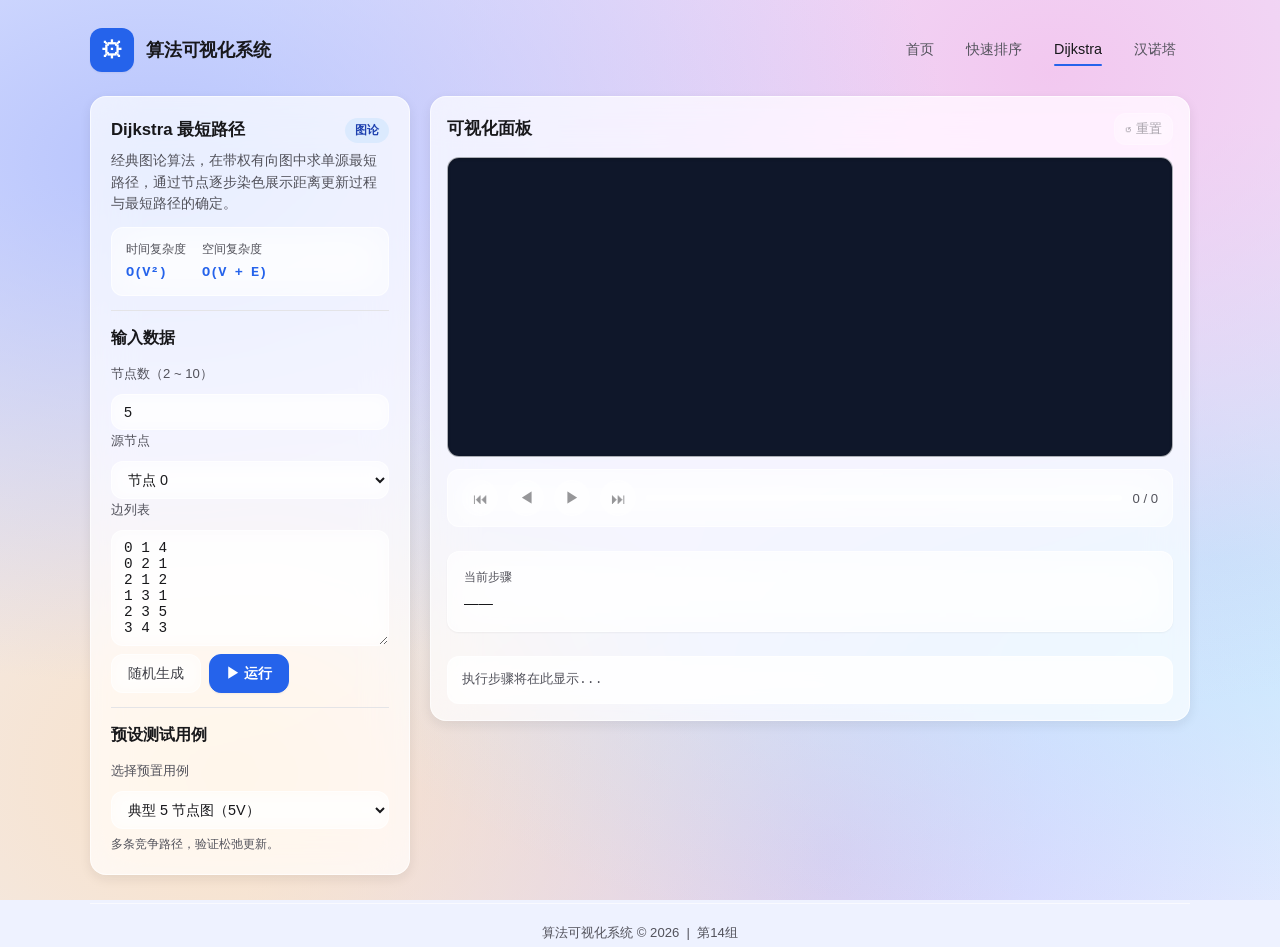
<file: pages/dijkstra.html>
<!DOCTYPE html>
<html lang="zh-CN">
<head>
  <meta charset="UTF-8">
  <meta name="viewport" content="width=device-width, initial-scale=1.0">
  <title>Dijkstra 最短路径 — 算法可视化系统</title>
  <link rel="stylesheet" href="../css/style.css">
</head>
<body>
  <div class="container">
    <header class="site-header">
      <a class="brand" href="../index.html" style="text-decoration:none;color:inherit;">
        <div class="logo">⚙</div>
        <span class="title">算法可视化系统</span>
      </a>
      <nav class="nav-links">
        <a href="../index.html">首页</a>
        <a href="quicksort.html">快速排序</a>
        <a href="dijkstra.html" class="active">Dijkstra</a>
        <a href="hanoi.html">汉诺塔</a>
      </nav>
    </header>

    <div class="layout">

      <!-- 左侧控制面板 -->
      <aside class="sidebar">
        <div class="panel controls">

          <!-- 算法简介 -->
          <div>
            <div class="space-between">
              <span class="algo-title">Dijkstra 最短路径</span>
              <span class="badge badge-info">图论</span>
            </div>
            <p class="muted small" style="margin-top:6px">
              经典图论算法，在带权有向图中求单源最短路径，通过节点逐步染色展示距离更新过程与最短路径的确定。
            </p>
            <div class="complexity" style="margin-top:12px;">
              <div class="complexity-item">
                <span class="label">时间复杂度</span>
                <span class="value">O(V²)</span>
              </div>
              <div class="complexity-item">
                <span class="label">空间复杂度</span>
                <span class="value">O(V + E)</span>
              </div>
            </div>
          </div>

          <hr style="border:none;border-top:1px solid var(--glass-border)">

          <!-- 输入数据 -->
          <div>
            <h3 style="margin:0 0 12px;font-size:1rem;">输入数据</h3>

            <div class="input-group">
              <label for="nodeCount">节点数（2 ~ 10）</label>
              <input type="number" id="nodeCount" min="2" max="10" value="5">
            </div>

            <div class="input-group">
              <label for="sourceNode">源节点</label>
              <select id="sourceNode"></select>
            </div>

            <div class="input-group">
              <label for="edgeList">边列表</label>
              <textarea id="edgeList" rows="6"
                placeholder="起点 终点 权重，每行一条&#10;例：0 1 4&#10;    0 2 1"></textarea>
            </div>

            <div class="row" style="margin-top:8px;">
              <button class="btn btn-ghost" id="btnRandom">随机生成</button>
              <button class="btn btn-primary" id="btnRun">▶ 运行</button>
            </div>
          </div>

          <hr style="border:none;border-top:1px solid var(--glass-border)">

          <!-- 预设测试用例 -->
          <div>
            <h3 style="margin:0 0 12px;font-size:1rem;">预设测试用例</h3>
            <div class="input-group">
              <label for="testcaseSelect">选择预置用例</label>
              <select id="testcaseSelect"></select>
              <span class="input-hint" id="testcaseDesc"></span>
            </div>
          </div>

        </div>
      </aside>

      <!-- 右侧可视化区 -->
      <main>
        <div class="canvas-wrapper">

          <!-- 标题行 -->
          <div class="algo-header">
            <span class="algo-title">可视化面板</span>
            <button class="btn btn-ghost btn-sm" id="btnReset" disabled>↺ 重置</button>
          </div>

          <!-- Canvas -->
          <div class="canvas-stage">
            <canvas id="dijkstraCanvas">
              您的浏览器不支持 Canvas，请升级至现代浏览器。
            </canvas>
          </div>

          <!-- 播放控制条 -->
          <div class="playback-bar">
            <button class="btn btn-icon" id="btnFirst" disabled title="回到开始">⏮</button>
            <button class="btn btn-icon" id="btnPrev" disabled title="上一步">◀</button>
            <button class="btn btn-icon" id="btnPlayPause" disabled title="播放/暂停">▶</button>
            <button class="btn btn-icon" id="btnLast" disabled title="跳到末尾">⏭</button>
            <div class="progress" id="progressBar">
              <div class="progress-fill" id="progressFill" style="width:0%"></div>
            </div>
            <span id="stepCounter" style="font-size:0.82rem;color:var(--muted);white-space:nowrap;">0 / 0</span>
          </div>

          <!-- 当前步骤说明 -->
          <div class="card" style="margin-top:12px;">
            <div style="font-size:0.78rem;color:var(--muted);margin-bottom:4px;">当前步骤</div>
            <div id="stepDesc" style="font-size:0.9rem;">——</div>
          </div>

          <!-- 步骤日志 -->
          <div class="step-log" id="stepLog" style="margin-top:12px;">
            <span class="muted">执行步骤将在此显示...</span>
          </div>

          <!-- 最终结果（运行后显示） -->
          <div class="card" id="resultCard" style="margin-top:12px;display:none;">
            <div style="font-size:0.78rem;color:var(--muted);margin-bottom:8px;">最短路径结果</div>
            <div id="resultTable"></div>
          </div>

        </div>
      </main>
    </div>

    <footer>算法可视化系统 &copy; 2026 &nbsp;|&nbsp; 第14组</footer>
  </div>

  <script src="../data/testcases.js" defer></script>
  <script src="../js/common.js" defer></script>
  <script src="../js/dijkstra.js" defer></script>
</body>
</html>
</file>
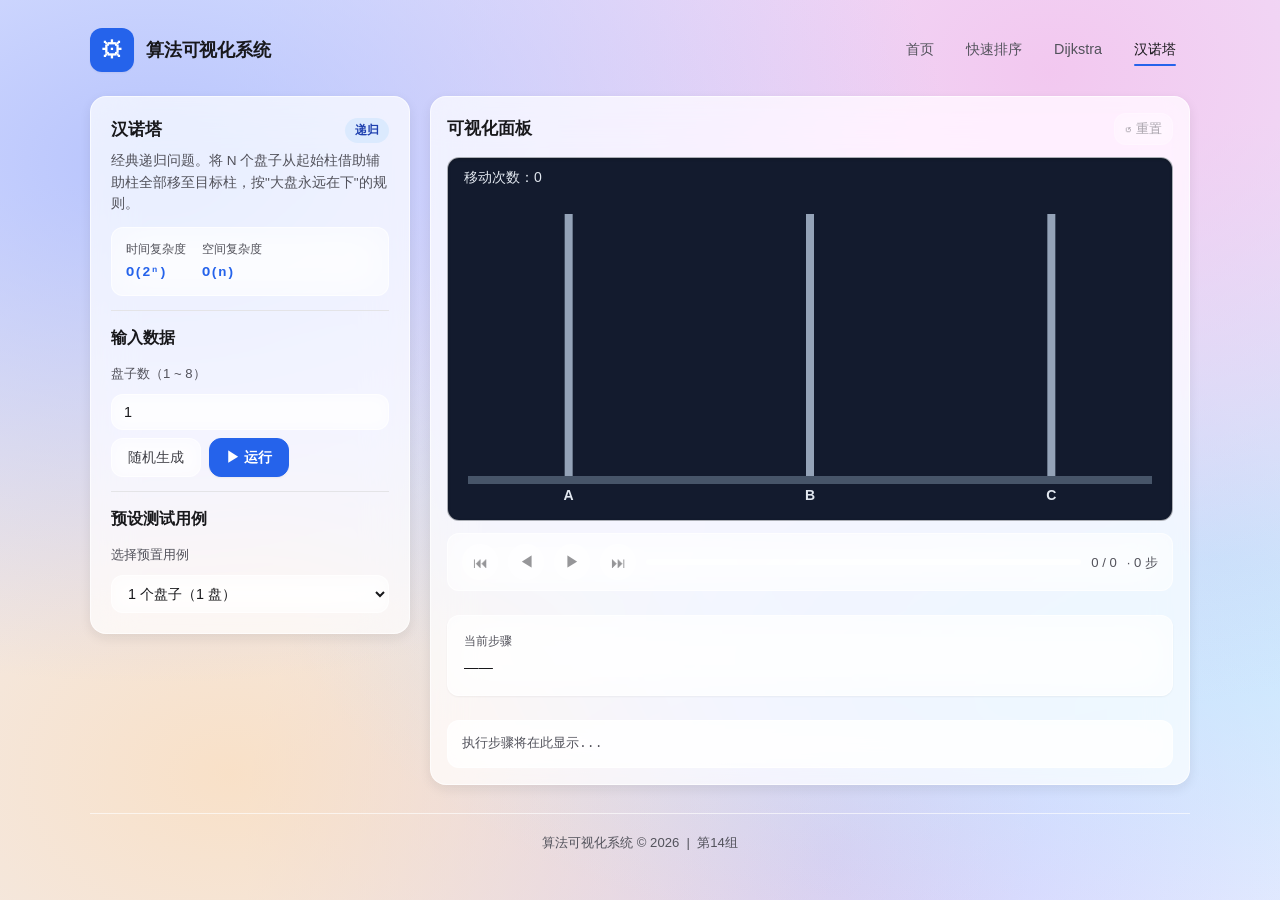
<file: pages/hanoi.html>
<!DOCTYPE html>
<html lang="zh-CN">
<head>
  <meta charset="UTF-8">
  <meta name="viewport" content="width=device-width, initial-scale=1.0">
  <title>汉诺塔 — 算法可视化系统</title>
  <link rel="stylesheet" href="../css/style.css">
</head>
<body>
  <div class="container">
    <header class="site-header">
      <a class="brand" href="../index.html" style="text-decoration:none;color:inherit;">
        <div class="logo">⚙</div>
        <span class="title">算法可视化系统</span>
      </a>
      <nav class="nav-links">
        <a href="../index.html">首页</a>
        <a href="quicksort.html">快速排序</a>
        <a href="dijkstra.html">Dijkstra</a>
        <a href="hanoi.html" class="active">汉诺塔</a>
      </nav>
    </header>

    <div class="layout">

      <!-- 左侧控制面板 -->
      <aside class="sidebar">
        <div class="panel controls">

          <!-- 算法简介 -->
          <div>
            <div class="space-between">
              <span class="algo-title">汉诺塔</span>
              <span class="badge badge-info">递归</span>
            </div>
            <p class="muted small" style="margin-top:6px">
              经典递归问题。将 N 个盘子从起始柱借助辅助柱全部移至目标柱，按"大盘永远在下"的规则。
            </p>
            <div class="complexity" style="margin-top:12px;">
              <div class="complexity-item">
                <span class="label">时间复杂度</span>
                <span class="value">O(2ⁿ)</span>
              </div>
              <div class="complexity-item">
                <span class="label">空间复杂度</span>
                <span class="value">O(n)</span>
              </div>
            </div>
          </div>

          <hr style="border:none;border-top:1px solid var(--glass-border)">

          <!-- 输入数据 -->
          <div>
            <h3 style="margin:0 0 12px;font-size:1rem;">输入数据</h3>

            <div class="input-group">
              <label for="diskCount">盘子数（1 ~ 8）</label>
              <input type="number" id="diskCount" min="1" max="8" value="3">
            </div>

            <div class="row" style="margin-top:8px;">
              <button class="btn btn-ghost" id="btnRandom">随机生成</button>
              <button class="btn btn-primary" id="btnRun">▶ 运行</button>
            </div>
          </div>

          <hr style="border:none;border-top:1px solid var(--glass-border)">

          <!-- 预设测试用例 -->
          <div>
            <h3 style="margin:0 0 12px;font-size:1rem;">预设测试用例</h3>
            <div class="input-group">
              <label for="testcaseSelect">选择预置用例</label>
              <select id="testcaseSelect"></select>
            </div>
          </div>

        </div>
      </aside>

      <!-- 右侧可视化区 -->
      <main>
        <div class="canvas-wrapper">

          <!-- 标题行 -->
          <div class="algo-header">
            <span class="algo-title">可视化面板</span>
            <button class="btn btn-ghost btn-sm" id="btnReset" disabled>↺ 重置</button>
          </div>

          <!-- Canvas -->
          <div class="canvas-stage">
            <canvas id="hanoiCanvas">
              您的浏览器不支持 Canvas，请升级至现代浏览器。
            </canvas>
          </div>

          <!-- 播放控制条 -->
          <div class="playback-bar">
            <button class="btn btn-icon" id="btnFirst" disabled title="回到开始">⏮</button>
            <button class="btn btn-icon" id="btnPrev" disabled title="上一步">◀</button>
            <button class="btn btn-icon" id="btnPlayPause" disabled title="播放/暂停">▶</button>
            <button class="btn btn-icon" id="btnLast" disabled title="跳到末尾">⏭</button>
            <div class="progress" id="progressBar">
              <div class="progress-fill" id="progressFill" style="width:0%"></div>
            </div>
            <span id="stepCounter" style="font-size:0.82rem;color:var(--muted);white-space:nowrap;">0 / 0</span>
            <span id="moveCountLabel" style="font-size:0.82rem;color:var(--muted);white-space:nowrap;">· 0 步</span>
          </div>

          <!-- 当前步骤说明 -->
          <div class="card" style="margin-top:12px;">
            <div style="font-size:0.78rem;color:var(--muted);margin-bottom:4px;">当前步骤</div>
            <div id="stepDesc" style="font-size:0.9rem;">——</div>
          </div>

          <!-- 步骤日志 -->
          <div class="step-log" id="stepLog" style="margin-top:12px;">
            <span class="muted">执行步骤将在此显示...</span>
          </div>

        </div>
      </main>
    </div>

    <footer>算法可视化系统 &copy; 2026 &nbsp;|&nbsp; 第14组</footer>
  </div>

  <script src="../data/testcases.js" defer></script>
  <script src="../js/common.js" defer></script>
  <script src="../js/hanoi.js" defer></script>
</body>
</html>
</file>
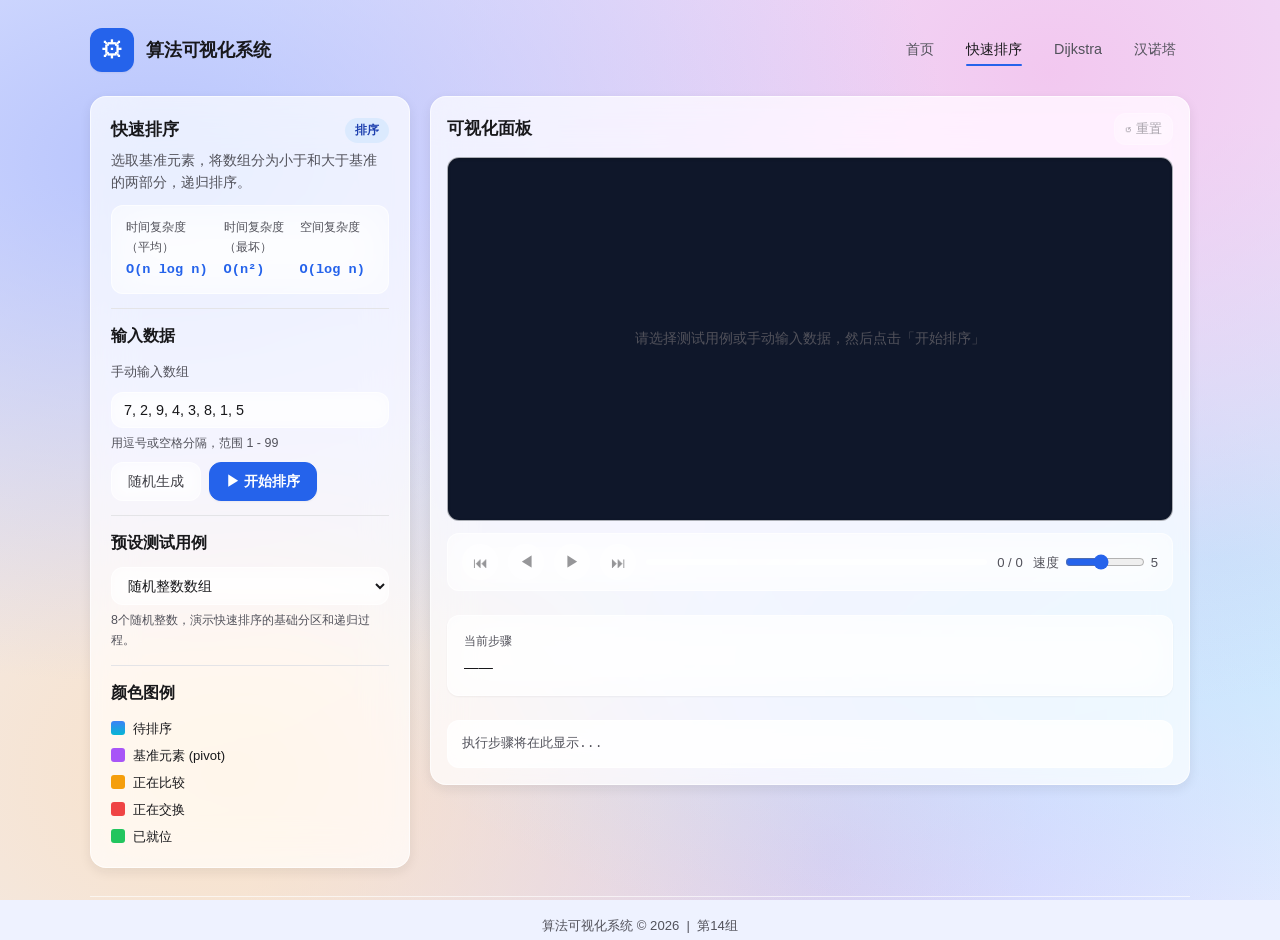
<file: pages/quicksort.html>
<!DOCTYPE html>
<html lang="zh-CN">
<head>
    <meta charset="UTF-8">
    <meta name="viewport" content="width=device-width, initial-scale=1.0">
    <title>快速排序 - 算法可视化系统</title>
    <link rel="stylesheet" href="../css/style.css">
</head>
<body>
    <div class="container">

        <!-- 顶部导航 -->
        <header class="site-header">
            <a class="brand" href="../index.html" style="text-decoration:none;color:inherit;">
                <div class="logo">⚙</div>
                <span class="title">算法可视化系统</span>
            </a>
            <nav class="nav-links">
                <a href="../index.html">首页</a>
                <a href="quicksort.html" class="active">快速排序</a>
                <a href="dijkstra.html">Dijkstra</a>
                <a href="hanoi.html">汉诺塔</a>
            </nav>
        </header>

        <div class="layout">

            <!-- 左侧控制面板 -->
            <aside class="sidebar">
                <div class="panel controls">

                    <!-- 算法简介（含复杂度） -->
                    <div>
                        <div class="space-between">
                            <span class="algo-title">快速排序</span>
                            <span class="badge badge-info">排序</span>
                        </div>
                        <p class="muted small" style="margin-top:6px">
                            选取基准元素，将数组分为小于和大于基准的两部分，递归排序。
                        </p>
                        <div class="complexity" style="margin-top:12px;">
                            <div class="complexity-item">
                                <span class="label">时间复杂度<br>（平均）</span>
                                <span class="value">O(n log n)</span>
                            </div>
                            <div class="complexity-item">
                                <span class="label">时间复杂度<br>（最坏）</span>
                                <span class="value">O(n²)</span>
                            </div>
                            <div class="complexity-item">
                                <span class="label">空间复杂度<br>&nbsp;</span>
                                <span class="value">O(log n)</span>
                            </div>
                        </div>
                    </div>

                    <hr style="border:none;border-top:1px solid var(--glass-border)">

                    <!-- 输入数据 -->
                    <div>
                        <h3 style="margin:0 0 12px;font-size:1rem;">输入数据</h3>

                        <div class="input-group">
                            <label for="qs-input">手动输入数组</label>
                            <input type="text" id="qs-input" placeholder="例：7, 2, 9, 4, 3, 8" />
                            <span class="input-hint">用逗号或空格分隔，范围 1 - 99</span>
                        </div>

                        <div class="row" style="margin-top:8px;">
                            <button class="btn btn-ghost" id="qs-random">随机生成</button>
                            <button class="btn btn-primary" id="qs-start">▶ 开始排序</button>
                        </div>
                    </div>

                    <hr style="border:none;border-top:1px solid var(--glass-border)">

                    <!-- 预设测试用例 -->
                    <div>
                        <h3 style="margin:0 0 12px;font-size:1rem;">预设测试用例</h3>
                        <div class="input-group">
                            <select id="qs-testcase-select"></select>
                            <span class="input-hint" id="qs-testcase-desc"></span>
                        </div>
                    </div>

                    <hr style="border:none;border-top:1px solid var(--glass-border)">

                    <!-- 颜色图例 -->
                    <div>
                        <h3 style="margin:0 0 12px;font-size:1rem;">颜色图例</h3>
                        <div style="display:flex;flex-direction:column;gap:6px;font-size:0.82rem">
                            <div class="row gap-8"><span style="width:14px;height:14px;border-radius:3px;background:linear-gradient(180deg,#3b82f6,#06b6d4);flex-shrink:0"></span>待排序</div>
                            <div class="row gap-8"><span style="width:14px;height:14px;border-radius:3px;background:#a855f7;flex-shrink:0"></span>基准元素 (pivot)</div>
                            <div class="row gap-8"><span style="width:14px;height:14px;border-radius:3px;background:#f59e0b;flex-shrink:0"></span>正在比较</div>
                            <div class="row gap-8"><span style="width:14px;height:14px;border-radius:3px;background:#ef4444;flex-shrink:0"></span>正在交换</div>
                            <div class="row gap-8"><span style="width:14px;height:14px;border-radius:3px;background:#22c55e;flex-shrink:0"></span>已就位</div>
                        </div>
                    </div>

                </div>
            </aside>

            <!-- 右侧可视化区域 -->
            <main>
                <div class="canvas-wrapper">

                    <!-- 标题行 -->
                    <div class="algo-header">
                        <span class="algo-title">可视化面板</span>
                        <button class="btn btn-ghost btn-sm" id="qs-btn-reset" disabled>↺ 重置</button>
                    </div>

                    <!-- Canvas 画布 -->
                    <div class="canvas-stage" id="qs-canvas-stage">
                        <canvas id="qs-canvas"></canvas>
                        <div id="qs-placeholder" style="position:absolute;color:var(--muted);font-size:0.9rem;">
                            请选择测试用例或手动输入数据，然后点击「开始排序」
                        </div>
                    </div>

                    <!-- 播放控制条 -->
                    <div class="playback-bar">
                        <button class="btn btn-icon" id="qs-btn-first" disabled title="回到开始">⏮</button>
                        <button class="btn btn-icon" id="qs-btn-prev" disabled title="上一步">◀</button>
                        <button class="btn btn-icon" id="qs-btn-play" disabled title="播放/暂停">▶</button>
                        <button class="btn btn-icon" id="qs-btn-last" disabled title="跳到末尾">⏭</button>
                        <div class="progress" id="qs-progress">
                            <div class="progress-fill" id="qs-progress-fill" style="width:0%"></div>
                        </div>
                        <span id="qs-step-counter" style="font-size:0.82rem;color:var(--muted);white-space:nowrap;">0 / 0</span>
                        <div class="speed-control">
                            <span>速度</span>
                            <input type="range" id="qs-speed" min="1" max="10" value="5">
                            <span id="qs-speed-label">5</span>
                        </div>
                    </div>

                    <!-- 当前步骤说明 -->
                    <div class="card" style="margin-top:12px;">
                        <div style="font-size:0.78rem;color:var(--muted);margin-bottom:4px;">当前步骤</div>
                        <div id="qs-step-desc" style="font-size:0.9rem;">——</div>
                    </div>

                    <!-- 步骤日志 -->
                    <div class="step-log" id="qs-step-log" style="margin-top:12px;">
                        <span class="muted">执行步骤将在此显示...</span>
                    </div>

                </div>
            </main>

        </div>

        <footer>算法可视化系统 &copy; 2026 &nbsp;|&nbsp; 第14组</footer>
    </div>

    <script src="../data/testcases.js" defer></script>
    <script src="../js/common.js" defer></script>
    <script src="../js/quicksort.js" defer></script>
</body>
</html>
</file>
<file: css/style.css>
/* ============================================
   算法可视化系统 — 公共样式表
   主题:浅色 + 便当盒(Bento Grid)布局 + 毛玻璃
   背景:CSS Mesh Gradient(零依赖,纯 radial-gradient 叠加)
   面板:backdrop-filter blur 玻璃质感
   ============================================ */

/* ---------- Design Tokens ---------- */
:root {
    /* === 毛玻璃专属变量 === */
    /* 半透明白底(rgba a 值越低越通透,但文字越难看) */
    --glass-bg: rgba(255, 255, 255, 0.55);
    --glass-bg-strong: rgba(255, 255, 255, 0.72);   /* 文字密集区(sidebar/step-log)用更不通透版 */
    --glass-bg-soft: rgba(255, 255, 255, 0.4);      /* 装饰性容器(complexity/testcase-item)用更通透版 */
    --glass-border-color: rgba(255, 255, 255, 0.65);
    --glass-blur: blur(22px) saturate(170%);
    --glass-blur-strong: blur(28px) saturate(180%);

    /* 基础色板(为玻璃底优化:文字色加深以保证对比度) */
    --bg: #eef2ff;                     /* 备选纯色(若浏览器不支持 backdrop-filter 退化为此) */
    --panel: var(--glass-bg-strong);
    --card: var(--glass-bg);
    --text-primary: #18181b;
    --text-secondary: #3f3f46;         /* 比 style-bento 略深(zinc-700),提升玻璃底对比 */
    --muted: #52525b;                  /* 比 style-bento 略深(zinc-600) */
    --border: var(--glass-border-color);
    --border-soft: rgba(244, 244, 245, 0.55);
    --surface-soft: var(--glass-bg-soft);

    /* 强调色(收敛为单一蓝) */
    --accent: #2563eb;
    --accent-hover: #1d4ed8;
    --accent-soft: #dbeafe;
    --accent-2: #0891b2;
    --glass: #f4f4f5;
    --glass-border: #e4e4e7;

    /* 状态色 */
    --success: #16a34a;
    --success-soft: #dcfce7;
    --warning: #d97706;
    --warning-soft: #fef3c7;
    --danger: #dc2626;
    --danger-soft: #fee2e2;

    /* Canvas 深色岛 */
    --canvas-bg: #0f172a;
    --canvas-text: #e2e8f0;

    /* 圆角 */
    --radius: 12px;
    --radius-lg: 16px;
    --radius-xl: 24px;
    --radius-pill: 999px;

    /* 阴影 */
    --shadow-sm: 0 1px 2px rgba(24,24,27,0.05);
    --shadow-md: 0 4px 12px rgba(24,24,27,0.08);
    --shadow-lg: 0 10px 24px rgba(24,24,27,0.10);
    --shadow: var(--shadow-md);

    /* 字体 */
    --mono: 'Consolas', 'Courier New', monospace;
    --ui-font: -apple-system, 'PingFang SC', 'Microsoft YaHei', Arial, sans-serif;

    /* 过渡 */
    --transition: 200ms ease;
}

/* ---------- Reset & Base ---------- */
* { box-sizing: border-box; margin: 0; padding: 0; }
html, body { height: 100%; }
body {
    font-family: var(--ui-font);
    /* Mesh Gradient 背景:多层 radial-gradient 叠加,形成柔和水彩晕染 */
    background:
        radial-gradient(at 12% 18%, rgba(165, 180, 252, 0.75) 0px, transparent 50%),
        radial-gradient(at 82% 8%, rgba(244, 182, 233, 0.70) 0px, transparent 55%),
        radial-gradient(at 95% 62%, rgba(186, 230, 253, 0.78) 0px, transparent 55%),
        radial-gradient(at 18% 86%, rgba(254, 215, 170, 0.65) 0px, transparent 55%),
        radial-gradient(at 65% 95%, rgba(196, 181, 253, 0.62) 0px, transparent 50%),
        #eef2ff;
    background-attachment: fixed;
    background-size: 100% 100%;
    color: var(--text-primary);
    -webkit-font-smoothing: antialiased;
    -moz-osx-font-smoothing: grayscale;
    line-height: 1.6;
    padding: 24px;
}

a {
    color: var(--accent);
    text-decoration: none;
    transition: color var(--transition);
}
a:hover { color: var(--accent-hover); }

pre, code {
    background: transparent;
    color: inherit;
    font-family: var(--mono);
}

/* ---------- Layout ---------- */
.container {
    max-width: 1100px;
    margin: 0 auto;
    display: flex;
    flex-direction: column;
    gap: 20px;
}

.layout {
    display: grid;
    grid-template-columns: 320px 1fr;
    gap: 20px;
}

/* ---------- Site Header ---------- */
.site-header {
    display: flex;
    gap: 16px;
    align-items: center;
    justify-content: space-between;
    padding: 4px 0;
}

.brand {
    display: flex;
    align-items: center;
    gap: 12px;
}
.brand .logo {
    width: 44px;
    height: 44px;
    border-radius: var(--radius);
    background: var(--accent);
    display: flex;
    align-items: center;
    justify-content: center;
    font-size: 1.4rem;
    color: #fff;
    font-weight: 700;
    box-shadow: var(--shadow-sm);
}
.brand .title {
    font-weight: 700;
    font-size: 1.15rem;
    color: var(--text-primary);
    letter-spacing: -0.01em;
}

.nav-links {
    display: flex;
    gap: 4px;
}
.nav-links a {
    position: relative;
    padding: 8px 14px;
    border-radius: var(--radius);
    font-size: 0.9rem;
    color: var(--muted);
    font-weight: 500;
    transition: color var(--transition), background var(--transition);
}
.nav-links a::after {
    content: '';
    position: absolute;
    left: 14px;
    right: 14px;
    bottom: 4px;
    height: 2px;
    background: var(--accent);
    border-radius: var(--radius-pill);
    transform: scaleX(0);
    transform-origin: center;
}
.nav-links a:hover {
    color: var(--text-primary);
    background: #f4f4f5;
}
.nav-links a.active {
    color: var(--text-primary);
    background: transparent;
}
.nav-links a.active::after {
    animation: navUnderlineExpand 420ms ease forwards;
}
@keyframes navUnderlineExpand {
    from { transform: scaleX(0); }
    to   { transform: scaleX(1); }
}

/* ---------- Panel / Card ---------- */
.panel {
    background: var(--panel);
    -webkit-backdrop-filter: var(--glass-blur);
    backdrop-filter: var(--glass-blur);
    border: 1px solid var(--glass-border-color);
    border-radius: var(--radius-lg);
    padding: 20px;
    box-shadow: var(--shadow-md);
    transition: box-shadow var(--transition);
}

.sidebar .panel {
    position: sticky;
    top: 24px;
}

.card {
    background: var(--card);
    -webkit-backdrop-filter: var(--glass-blur);
    backdrop-filter: var(--glass-blur);
    border: 1px solid var(--glass-border-color);
    border-radius: var(--radius);
    padding: 16px;
    box-shadow: var(--shadow-sm);
    transition: all var(--transition);
}
.card:hover {
    transform: translateY(-2px);
    box-shadow: var(--shadow-md);
}

/* ---------- Homepage Algorithm Cards ---------- */
.algo-grid {
    display: grid;
    grid-template-columns: repeat(auto-fit, minmax(280px, 1fr));
    gap: 20px;
}

.algo-card {
    display: flex;
    flex-direction: column;
    gap: 12px;
    padding: 24px;
    background: var(--glass-bg-strong);
    -webkit-backdrop-filter: var(--glass-blur);
    backdrop-filter: var(--glass-blur);
    border: 1px solid var(--glass-border-color);
    border-radius: var(--radius-lg);
    box-shadow: var(--shadow-md);
    transition: all var(--transition);
    cursor: pointer;
    text-decoration: none;
    color: var(--text-primary);
}
.algo-card:hover {
    border-color: rgba(147, 197, 253, 0.8);
    transform: translateY(-4px);
    box-shadow: var(--shadow-lg);
}
.algo-card .algo-icon {
    width: 48px;
    height: 48px;
    border-radius: var(--radius);
    display: flex;
    align-items: center;
    justify-content: center;
    font-size: 1.5rem;
    background: var(--accent-soft);
    color: var(--accent);
    font-weight: 700;
}
.algo-card .algo-title {
    font-weight: 700;
    font-size: 1.1rem;
    color: var(--text-primary);
}
.algo-card .algo-desc {
    color: var(--text-secondary);
    font-size: 0.9rem;
    line-height: 1.6;
}

/* ---------- Controls / Toolbar ---------- */
.controls {
    display: flex;
    flex-direction: column;
    gap: 14px;
}

.row {
    display: flex;
    gap: 8px;
    align-items: center;
}
.row.wrap { flex-wrap: wrap; }

.space-between {
    display: flex;
    justify-content: space-between;
    align-items: center;
}

.toolbar {
    display: flex;
    gap: 6px;
    align-items: center;
    padding: 8px 12px;
    background: var(--surface-soft);
    border-radius: var(--radius);
    border: 1px solid var(--border);
}

/* ---------- Buttons ---------- */
.btn {
    display: inline-flex;
    align-items: center;
    justify-content: center;
    gap: 6px;
    padding: 9px 16px;
    border-radius: var(--radius);
    border: 1px solid var(--glass-border-color);
    background: var(--glass-bg-strong);
    -webkit-backdrop-filter: blur(12px);
    backdrop-filter: blur(12px);
    color: var(--text-primary);
    font-family: inherit;
    font-size: 0.88rem;
    font-weight: 500;
    cursor: pointer;
    box-shadow: var(--shadow-sm);
    transition: all var(--transition);
    white-space: nowrap;
    user-select: none;
}
.btn:hover {
    border-color: rgba(147, 197, 253, 0.9);
    background: rgba(255, 255, 255, 0.85);
    box-shadow: var(--shadow-md);
}
.btn:active { transform: translateY(1px); }
.btn:disabled {
    opacity: 0.45;
    cursor: not-allowed;
    pointer-events: none;
    box-shadow: none;
}

.btn-primary {
    background: var(--accent);
    border-color: var(--accent);
    color: #fff;
    font-weight: 600;
}
.btn-primary:hover {
    background: var(--accent-hover);
    border-color: var(--accent-hover);
    box-shadow: var(--shadow-md);
}

.btn-ghost {
    background: rgba(255, 255, 255, 0.3);
    -webkit-backdrop-filter: blur(8px);
    backdrop-filter: blur(8px);
    border: 1px solid var(--glass-border-color);
    color: var(--text-secondary);
    box-shadow: none;
}
.btn-ghost:hover {
    background: rgba(219, 234, 254, 0.7);
    border-color: rgba(147, 197, 253, 0.9);
    color: var(--accent-hover);
    box-shadow: none;
}

.btn-danger {
    background: var(--danger);
    border-color: var(--danger);
    color: #fff;
}
.btn-danger:hover {
    background: #b91c1c;
    border-color: #b91c1c;
}

.btn-success {
    background: var(--success);
    border-color: var(--success);
    color: #fff;
}

.btn-sm { padding: 6px 10px; font-size: 0.82rem; }
.btn-lg { padding: 12px 22px; font-size: 1rem; }

.btn-icon {
    width: 36px;
    height: 36px;
    padding: 0;
    border-radius: var(--radius-pill);
    font-size: 0.95rem;
}

/* ---------- Form Inputs ---------- */
input[type="number"],
input[type="text"],
select,
textarea,
.text-input {
    width: 100%;
    padding: 9px 12px;
    border-radius: var(--radius);
    border: 1px solid var(--glass-border-color);
    background: var(--glass-bg-soft);
    -webkit-backdrop-filter: blur(8px);
    backdrop-filter: blur(8px);
    color: var(--text-primary);
    font-family: inherit;
    font-size: 0.9rem;
    transition: all var(--transition);
}
input:focus,
select:focus,
textarea:focus {
    outline: none;
    border-color: var(--accent);
    background: rgba(255, 255, 255, 0.85);
    box-shadow: 0 0 0 3px rgba(37,99,235,0.18);
}
textarea {
    resize: vertical;
    min-height: 80px;
    font-family: var(--mono);
}

label {
    display: block;
    font-size: 0.82rem;
    color: var(--muted);
    margin-bottom: 6px;
    font-weight: 500;
}

.input-group {
    display: flex;
    flex-direction: column;
    gap: 4px;
}

.input-hint {
    font-size: 0.78rem;
    color: var(--muted);
    margin-top: 2px;
}

.input-error {
    font-size: 0.78rem;
    color: var(--danger);
    margin-top: 2px;
}

/* ---------- Test Cases ---------- */
.testcase-list {
    display: flex;
    flex-direction: column;
    gap: 8px;
}
.testcase-item {
    display: flex;
    justify-content: space-between;
    align-items: center;
    padding: 10px 12px;
    border-radius: var(--radius);
    background: var(--surface-soft);
    border: 1px solid var(--border);
    cursor: pointer;
    transition: all var(--transition);
}
.testcase-item:hover {
    border-color: #93c5fd;
}
.testcase-item.active {
    border-color: var(--accent);
    background: var(--accent-soft);
}

/* ---------- Canvas / Visualization Area ---------- */
.canvas-wrapper {
    background: var(--glass-bg-strong);
    -webkit-backdrop-filter: var(--glass-blur);
    backdrop-filter: var(--glass-blur);
    border: 1px solid var(--glass-border-color);
    border-radius: var(--radius-lg);
    padding: 16px;
    min-height: 420px;
    display: flex;
    flex-direction: column;
    gap: 12px;
    box-shadow: var(--shadow-md);
}

.canvas-stage {
    flex: 1;
    min-height: 300px;
    display: flex;
    align-items: center;
    justify-content: center;
    background: var(--canvas-bg);
    border: 1px solid var(--glass-border-color);
    border-radius: var(--radius);
    overflow: hidden;
    position: relative;
    box-shadow: inset 0 1px 3px rgba(0,0,0,0.2);
}
.canvas-stage canvas {
    display: block;
    width: 100%;
    height: 100%;
}

.algo-header {
    display: flex;
    justify-content: space-between;
    align-items: center;
}
.algo-title {
    font-weight: 700;
    font-size: 1.05rem;
    color: var(--text-primary);
}

/* ---------- Playback Controls ---------- */
.playback-bar {
    display: flex;
    align-items: center;
    gap: 10px;
    padding: 10px 14px;
    background: var(--glass-bg-soft);
    -webkit-backdrop-filter: var(--glass-blur);
    backdrop-filter: var(--glass-blur);
    border: 1px solid var(--glass-border-color);
    border-radius: var(--radius);
}
.playback-bar .progress {
    flex: 1;
    height: 6px;
    background: var(--border);
    border-radius: var(--radius-pill);
    position: relative;
    cursor: pointer;
    overflow: hidden;
}
.playback-bar .progress-fill {
    position: absolute;
    left: 0;
    top: 0;
    bottom: 0;
    background: var(--accent);
    border-radius: var(--radius-pill);
    transition: width 0.1s linear;
}

.speed-control {
    display: flex;
    align-items: center;
    gap: 6px;
    font-size: 0.82rem;
    color: var(--muted);
}
.speed-control input[type="range"] {
    width: 80px;
    accent-color: var(--accent);
    background: transparent;
    padding: 0;
    border: none;
}
.speed-control input[type="range"]:focus {
    box-shadow: none;
}

.step-counter {
    font-size: 0.82rem;
    color: var(--muted);
    font-family: var(--mono);
}

/* ---------- Step Log ---------- */
.step-log {
    margin-top: 12px;
    max-height: 180px;
    overflow-y: auto;
    padding: 12px 14px;
    border-radius: var(--radius);
    background: var(--glass-bg-strong);
    -webkit-backdrop-filter: var(--glass-blur);
    backdrop-filter: var(--glass-blur);
    font-family: var(--mono);
    font-size: 0.82rem;
    line-height: 1.7;
    border: 1px solid var(--glass-border-color);
    color: var(--text-secondary);
}
.step-log .log-entry,
.step-log .step-log-item {
    padding: 4px 0;
    border-bottom: 1px solid var(--border-soft);
}
.step-log .log-entry:last-child,
.step-log .step-log-item:last-child { border-bottom: none; }
.step-log .log-entry .step-num {
    color: var(--accent);
    margin-right: 8px;
    font-weight: 600;
}
.step-log .highlight {
    color: var(--warning);
    font-weight: 600;
}

/* ---------- Complexity Info ---------- */
.complexity {
    display: flex;
    gap: 16px;
    padding: 12px 14px;
    border-radius: var(--radius);
    background: var(--glass-bg-soft);
    -webkit-backdrop-filter: var(--glass-blur);
    backdrop-filter: var(--glass-blur);
    border: 1px solid var(--glass-border-color);
    font-size: 0.85rem;
}
.complexity-item {
    display: flex;
    flex-direction: column;
    gap: 2px;
}
.complexity-item .label {
    color: var(--muted);
    font-size: 0.76rem;
    font-weight: 500;
}
.complexity-item .value {
    font-family: var(--mono);
    color: var(--accent);
    font-weight: 600;
}

/* ---------- Data Display ---------- */
.data-display {
    padding: 10px 12px;
    background: var(--surface-soft);
    border-radius: var(--radius);
    font-family: var(--mono);
    font-size: 0.85rem;
    overflow-x: auto;
    border: 1px solid var(--border);
    color: var(--text-primary);
}

.meta {
    display: flex;
    gap: 12px;
    align-items: center;
    color: var(--muted);
    font-size: 0.85rem;
}

/* ---------- Badges / Tags ---------- */
.badge {
    display: inline-flex;
    align-items: center;
    padding: 3px 10px;
    border-radius: var(--radius-pill);
    font-size: 0.74rem;
    font-weight: 600;
    letter-spacing: 0.01em;
}
.badge-info {
    background: var(--accent-soft);
    color: #1e40af;
}
.badge-success {
    background: var(--success-soft);
    color: #166534;
}
.badge-warning {
    background: var(--warning-soft);
    color: #92400e;
}
.badge-danger {
    background: var(--danger-soft);
    color: #991b1b;
}

/* ---------- Tooltip ---------- */
.tooltip { position: relative; }
.tooltip::after {
    content: attr(data-tip);
    position: absolute;
    bottom: calc(100% + 6px);
    left: 50%;
    transform: translateX(-50%) scale(0.9);
    padding: 5px 10px;
    border-radius: var(--radius);
    background: var(--text-primary);
    color: #fff;
    font-size: 0.74rem;
    white-space: nowrap;
    opacity: 0;
    pointer-events: none;
    transition: all var(--transition);
    box-shadow: var(--shadow-md);
}
.tooltip:hover::after {
    opacity: 1;
    transform: translateX(-50%) scale(1);
}

/* ---------- Modal / Dialog ---------- */
.modal-overlay {
    position: fixed;
    inset: 0;
    background: rgba(24,24,27,0.4);
    backdrop-filter: blur(4px);
    display: flex;
    align-items: center;
    justify-content: center;
    z-index: 1000;
    opacity: 0;
    pointer-events: none;
    transition: opacity var(--transition);
}
.modal-overlay.visible {
    opacity: 1;
    pointer-events: auto;
}
.modal {
    background: var(--panel);
    border: 1px solid var(--border);
    border-radius: var(--radius-lg);
    padding: 24px;
    max-width: 480px;
    width: 90%;
    box-shadow: var(--shadow-lg);
}
.modal-title {
    font-weight: 700;
    font-size: 1.1rem;
    margin-bottom: 12px;
    color: var(--text-primary);
}

/* ---------- Toast / Notification (左上角) ---------- */
.toast-container {
    position: fixed;
    top: 20px;
    left: 20px;
    right: auto;
    z-index: 2000;
    display: flex;
    flex-direction: column;
    gap: 8px;
}
.toast {
    padding: 12px 18px;
    border-radius: var(--radius);
    background: var(--glass-bg-strong);
    -webkit-backdrop-filter: var(--glass-blur);
    backdrop-filter: var(--glass-blur);
    border: 1px solid var(--glass-border-color);
    color: var(--text-primary);
    font-size: 0.88rem;
    box-shadow: var(--shadow-md);
    animation: slideIn 0.3s ease;
    border-left-width: 3px;
}
.toast.toast-success { border-left-color: var(--success); }
.toast.toast-error { border-left-color: var(--danger); }
.toast.toast-info { border-left-color: var(--accent); }

/* ---------- Utilities ---------- */
/* 仅保留 HTML 中实际引用过的工具类:.muted .small .gap-8 .hidden(防御性常备) */
.muted { color: var(--muted); }
.small { font-size: 0.85rem; }
.gap-8 { gap: 8px; }
.hidden { display: none !important; }

/* ---------- Scrollbar ---------- */
::-webkit-scrollbar {
    width: 8px;
    height: 8px;
}
::-webkit-scrollbar-track {
    background: transparent;
}
::-webkit-scrollbar-thumb {
    background: #d4d4d8;
    border-radius: var(--radius-pill);
}
::-webkit-scrollbar-thumb:hover {
    background: #a1a1aa;
}

/* ---------- Animations ---------- */
@keyframes slideIn {
    from { transform: translateX(-100%); opacity: 0; }
    to { transform: translateX(0); opacity: 1; }
}
@keyframes fadeIn {
    from { opacity: 0; }
    to { opacity: 1; }
}
@keyframes pulse {
    0%, 100% { opacity: 1; }
    50% { opacity: 0.6; }
}
@keyframes bounce {
    0%, 100% { transform: translateY(0); }
    50% { transform: translateY(-4px); }
}
.animate-fade { animation: fadeIn 0.3s ease; }
.animate-pulse { animation: pulse 1.5s infinite; }

/* ---------- Footer ---------- */
footer {
    margin-top: 8px;
    padding: 18px 0 4px;
    border-top: 1px solid var(--border);
    color: var(--muted);
    font-size: 0.82rem;
    text-align: center;
}

/* ---------- Accessibility (Keyboard Focus) ---------- */
a:focus-visible,
.btn:focus-visible,
input:focus-visible,
select:focus-visible,
textarea:focus-visible {
    outline: 2px solid #93c5fd;
    outline-offset: 2px;
}

/* ---------- Responsive ---------- */
@media (max-width: 980px) {
    .layout {
        grid-template-columns: 1fr;
    }
    .sidebar .panel {
        position: relative;
        top: auto;
    }
}

@media (max-width: 640px) {
    body { padding: 14px; }
    .site-header {
        flex-direction: column;
        align-items: flex-start;
        gap: 10px;
    }
    .nav-links {
        flex-wrap: wrap;
    }
    .algo-grid {
        grid-template-columns: 1fr;
    }
    .playback-bar {
        flex-wrap: wrap;
    }
    .complexity {
        flex-direction: column;
        gap: 8px;
    }
}
</file>
